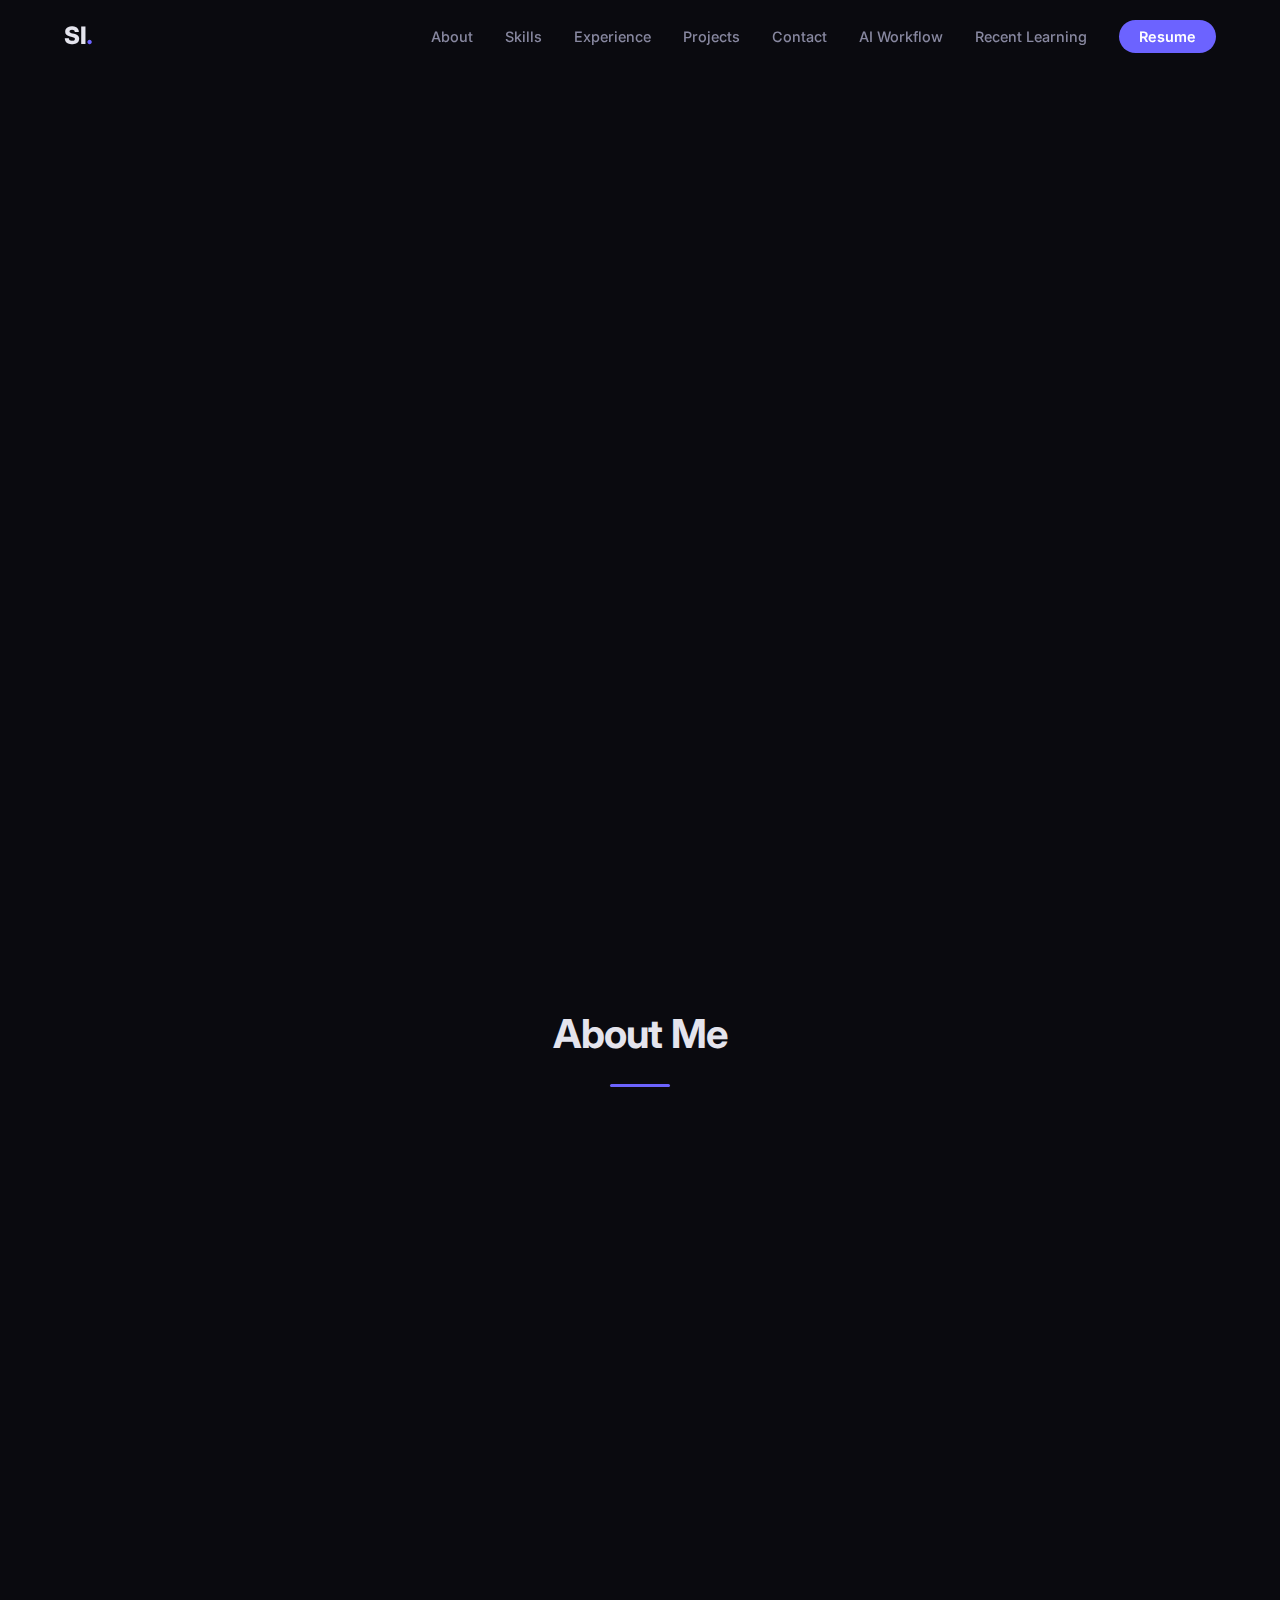
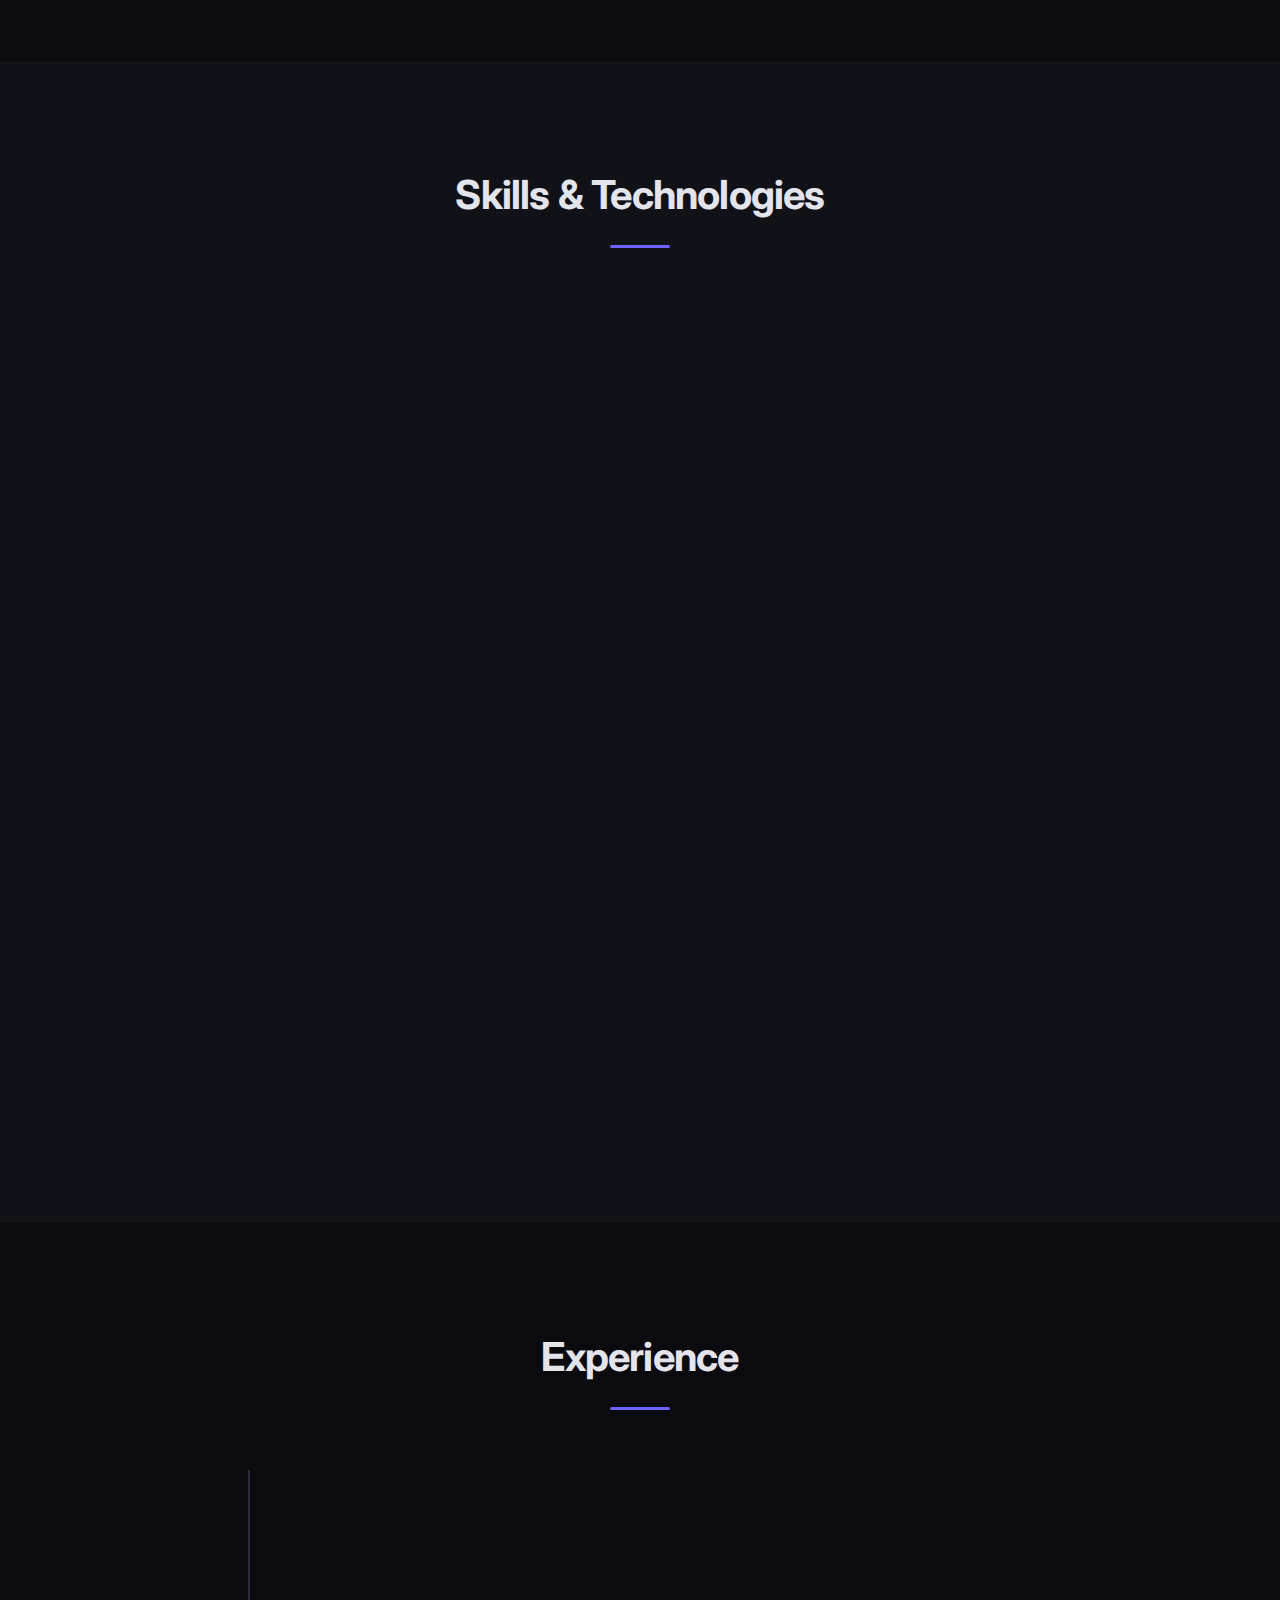
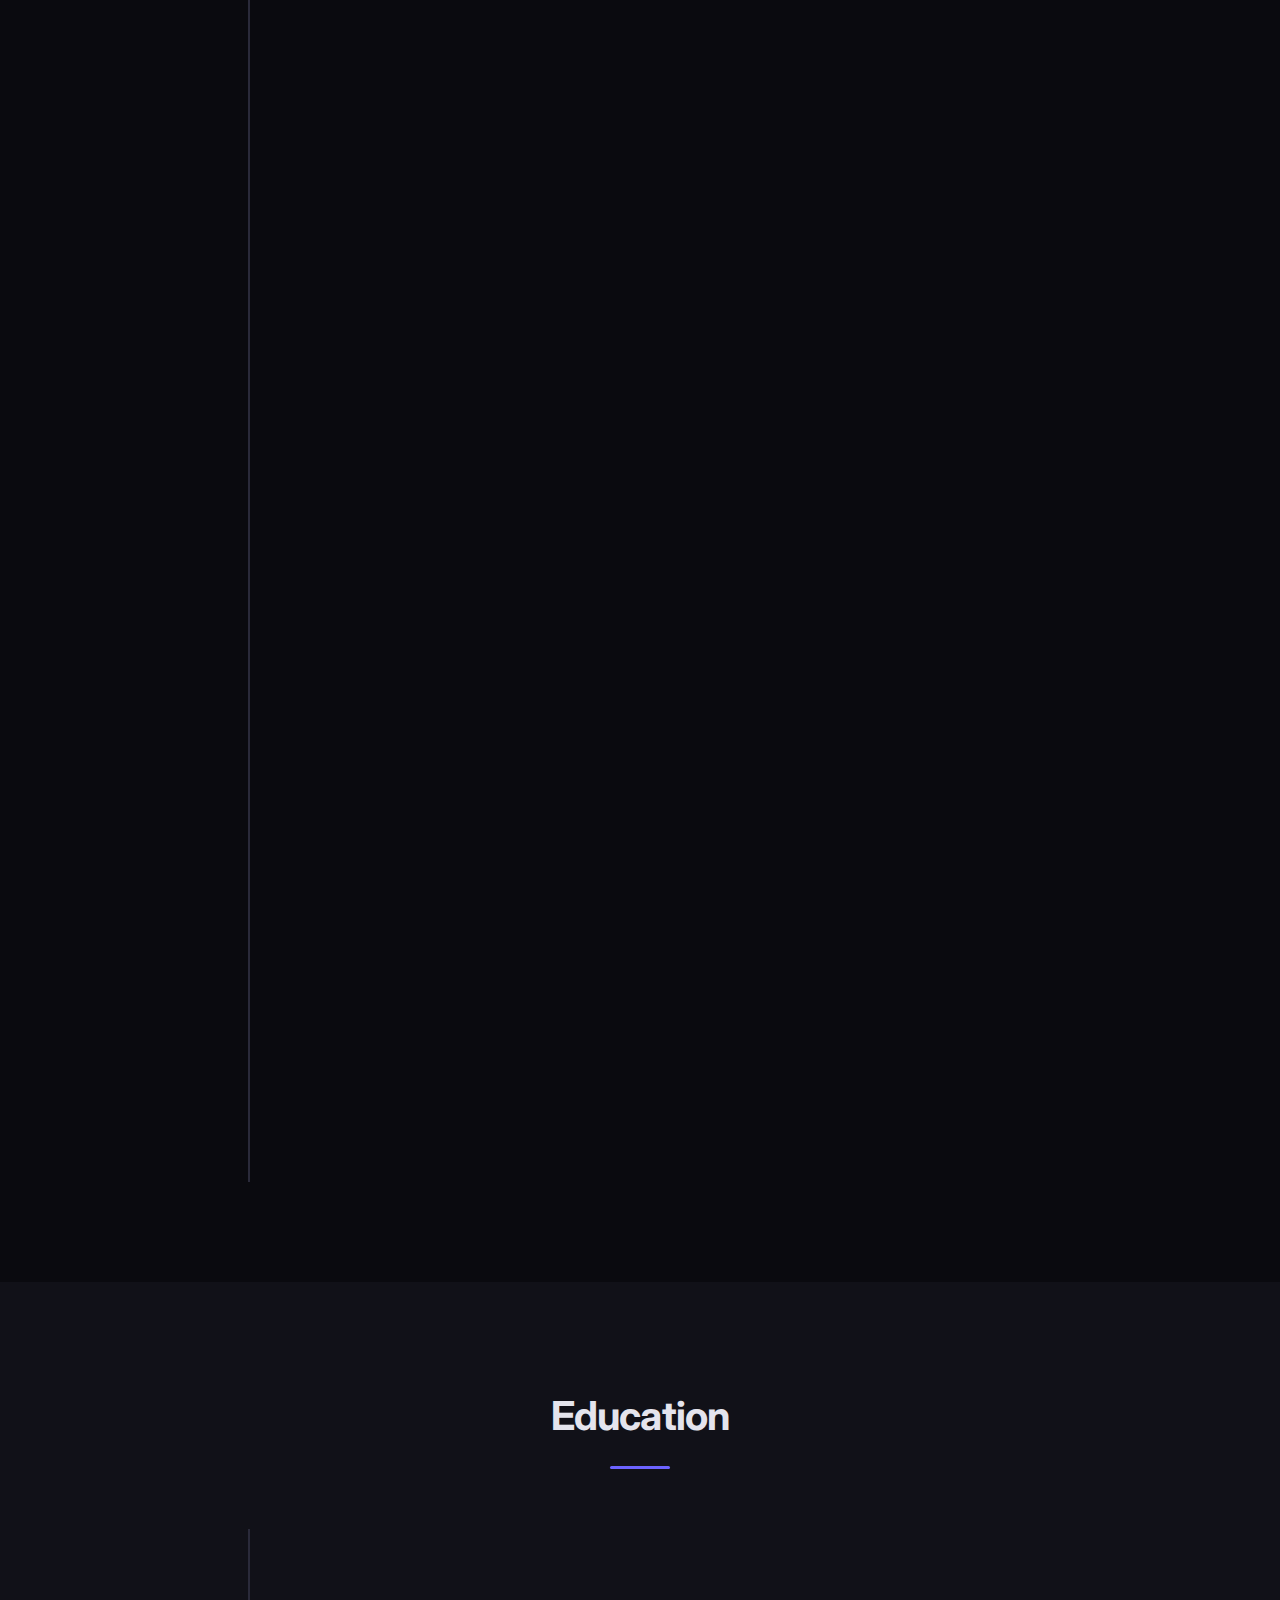
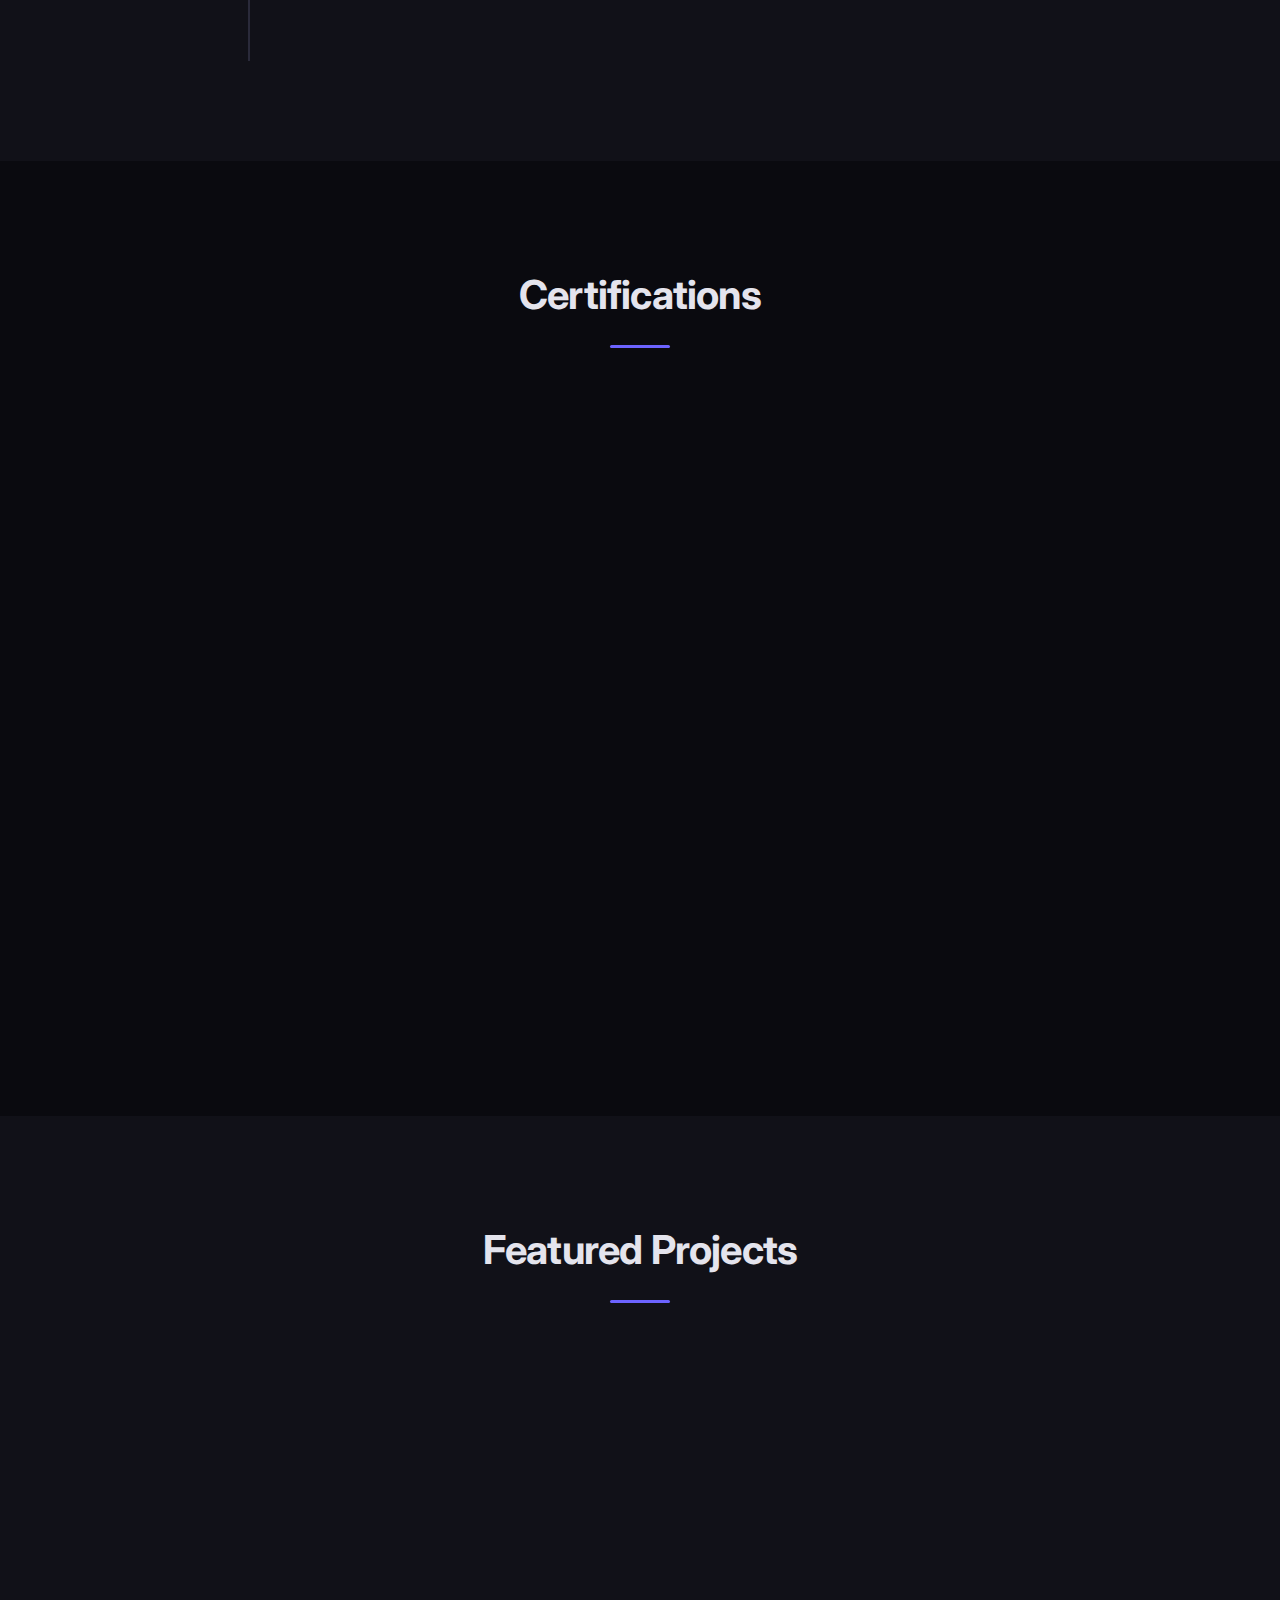
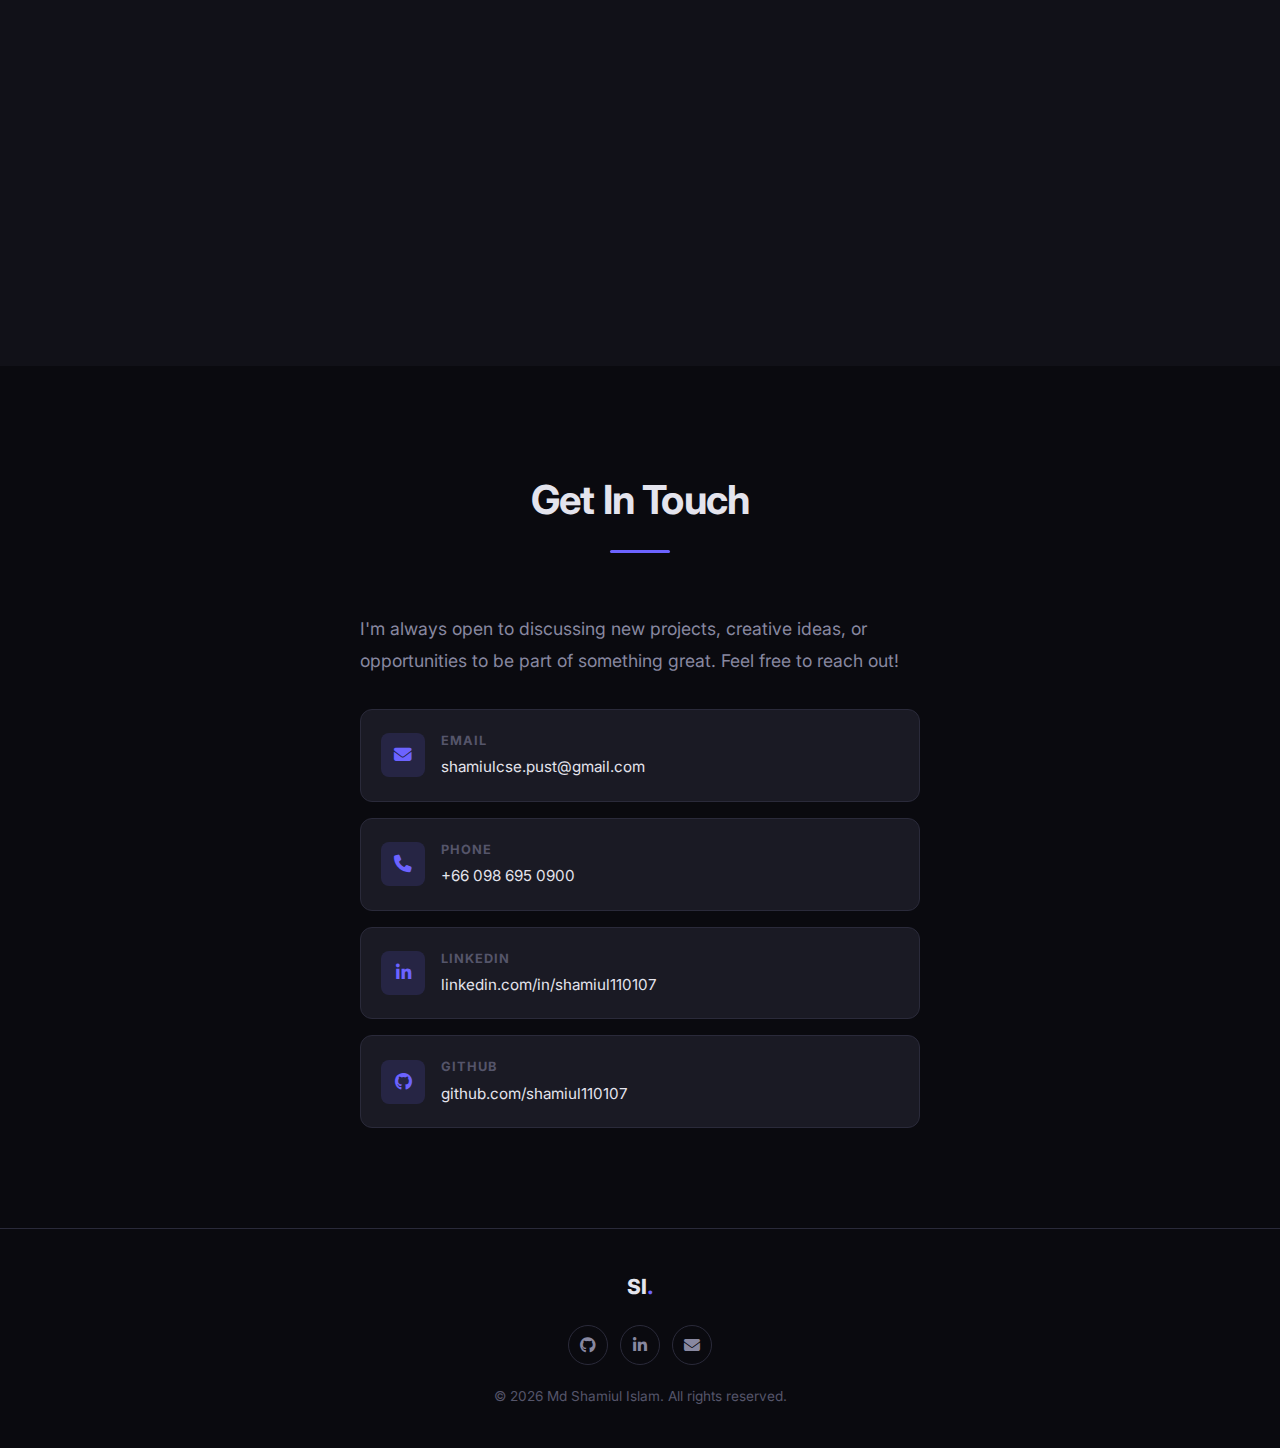
<file: index.html>
<!DOCTYPE html>
<html lang="en">
<head>
  <meta charset="UTF-8" />
  <meta name="viewport" content="width=device-width, initial-scale=1.0" />
  <title>Md Shamiul Islam — Senior Mobile Developer</title>
  <link rel="stylesheet" href="style.css" />
  <link rel="preconnect" href="https://fonts.googleapis.com" />
  <link rel="preconnect" href="https://fonts.gstatic.com" crossorigin />
  <link href="https://fonts.googleapis.com/css2?family=Inter:wght@300;400;500;600;700;800&display=swap" rel="stylesheet" />
  <link rel="stylesheet" href="https://cdnjs.cloudflare.com/ajax/libs/font-awesome/6.5.1/css/all.min.css" />
</head>
<body>
  <!-- Navigation -->
  <nav class="navbar" id="navbar">
    <div class="nav-container">
      <a href="#hero" class="nav-logo">SI<span class="accent">.</span></a>
      <button class="nav-toggle" id="navToggle" aria-label="Toggle menu">
        <span></span><span></span><span></span>
      </button>
      <ul class="nav-menu" id="navMenu">
        <li><a href="#about" class="nav-link">About</a></li>
        <li><a href="#skills" class="nav-link">Skills</a></li>
        <li><a href="#experience" class="nav-link">Experience</a></li>
        <li><a href="#projects" class="nav-link">Projects</a></li>
        <li><a href="#contact" class="nav-link">Contact</a></li>
        <li><a href="ai-workflow.html" class="nav-link">AI Workflow</a></li>
        <li><a href="recent-learning.html" class="nav-link">Recent Learning</a></li>
        <li><a href="#resume" class="nav-link nav-btn">Resume</a></li>
      </ul>
    </div>
  </nav>

  <!-- Hero Section -->
  <section class="hero" id="hero">
    <div class="hero-content">
      <p class="hero-greeting">Hello, I'm</p>
      <h1 class="hero-name">Md Shamiul Islam</h1>
      <h2 class="hero-title">
        <span class="typing-wrapper">
          <span class="typing-text" id="typingText"></span>
          <span class="typing-cursor">|</span>
        </span>
      </h2>
      <p class="hero-description">
        Experienced and dedicated iOS Developer with 9+ years of expertise in analysis, design,
        development, and testing of iPhone and iPad applications. Passionate about clean architecture,
        cross-platform development with KMP, and delivering high-quality mobile experiences.
      </p>
      <div class="hero-actions">
        <a href="#projects" class="btn btn-primary">View My Work</a>
        <a href="#contact" class="btn btn-outline">Get In Touch</a>
      </div>
      <div class="hero-socials">
        <a href="https://github.com/shamiul110107" target="_blank" rel="noopener" aria-label="GitHub"><i class="fa-brands fa-github"></i></a>
        <a href="https://linkedin.com/in/shamiul110107" target="_blank" rel="noopener" aria-label="LinkedIn"><i class="fa-brands fa-linkedin-in"></i></a>
        <a href="mailto:shamiulcse.pust@gmail.com" aria-label="Email"><i class="fa-solid fa-envelope"></i></a>
        <a href="tel:+66986950900" aria-label="Phone"><i class="fa-solid fa-phone"></i></a>
      </div>
    </div>
    <div class="hero-visual">
      <div class="hero-image-wrapper">
        <div class="hero-image-placeholder">
          <i class="fa-solid fa-user"></i>
          <span>Your Photo</span>
        </div>
      </div>
    </div>
    <div class="scroll-indicator">
      <span>Scroll</span>
      <div class="scroll-line"></div>
    </div>
  </section>

  <!-- About Section -->
  <section class="section" id="about">
    <div class="container">
      <h2 class="section-title">About Me</h2>
      <div class="about-grid">
        <div class="about-text">
          <p>
            I'm a dedicated Senior Mobile Developer with <strong>9+ years</strong> of experience in
            analysis, design, development, testing, and implementing various iPhone and iPad applications.
            Experienced in both Objective-C and Swift, with cross-platform development expertise in
            Kotlin Multiplatform (KMP).
          </p>
          <p>
            I've contributed to large-scale apps including ones with over 50 million downloads,
            and I'm passionate about clean code, robust architecture, and mentoring teams
            to deliver high-quality software on time.
          </p>
          <div class="about-stats">
            <div class="stat">
              <span class="stat-number" data-target="9">0</span><span class="stat-suffix">+</span>
              <span class="stat-label">Years Experience</span>
            </div>
            <div class="stat">
              <span class="stat-number" data-target="50">0</span><span class="stat-suffix">M+</span>
              <span class="stat-label">App Downloads</span>
            </div>
            <div class="stat">
              <span class="stat-number" data-target="80">0</span><span class="stat-suffix">%+</span>
              <span class="stat-label">Test Coverage</span>
            </div>
          </div>
        </div>
        <div class="about-details">
          <div class="detail-card">
            <i class="fa-solid fa-location-dot"></i>
            <div>
              <h4>Location</h4>
              <p>Bangkok, Thailand</p>
            </div>
          </div>
          <div class="detail-card">
            <i class="fa-solid fa-briefcase"></i>
            <div>
              <h4>Currently</h4>
              <p>Senior iOS Developer @ Seven Peaks</p>
            </div>
          </div>
          <div class="detail-card">
            <i class="fa-solid fa-graduation-cap"></i>
            <div>
              <h4>Education</h4>
              <p>B.Sc. Computer Science & Engineering</p>
            </div>
          </div>
          <div class="detail-card">
            <i class="fa-solid fa-language"></i>
            <div>
              <h4>Languages</h4>
              <p>English (Fluent), Bangla (Native)</p>
            </div>
          </div>
        </div>
      </div>
    </div>
  </section>

  <!-- Skills Section -->
  <section class="section section-alt" id="skills">
    <div class="container">
      <h2 class="section-title">Skills & Technologies</h2>
      <div class="skills-grid">

        <div class="skill-category">
          <h3><i class="fa-solid fa-mobile-screen-button"></i> iOS Development</h3>
          <div class="skill-tags">
            <span class="skill-tag">Swift</span>
            <span class="skill-tag">Objective-C</span>
            <span class="skill-tag">SwiftUI</span>
            <span class="skill-tag">UIKit</span>
            <span class="skill-tag">Auto Layout</span>
            <span class="skill-tag">Storyboard</span>
            <span class="skill-tag">RxSwift</span>
            <span class="skill-tag">Combine</span>
            <span class="skill-tag">Async/Await</span>
            <span class="skill-tag">GCD</span>
          </div>
        </div>

        <div class="skill-category">
          <h3><i class="fa-solid fa-shuffle"></i> Cross-Platform</h3>
          <div class="skill-tags">
            <span class="skill-tag">Kotlin Multiplatform (KMP)</span>
            <span class="skill-tag">Kotlin</span>
            <span class="skill-tag">Flutter (Basic)</span>
            <span class="skill-tag">Ktor</span>
            <span class="skill-tag">Koin</span>
            <span class="skill-tag">Coil</span>
          </div>
        </div>

        <div class="skill-category">
          <h3><i class="fa-solid fa-layer-group"></i> Architecture & Patterns</h3>
          <div class="skill-tags">
            <span class="skill-tag">Clean Architecture</span>
            <span class="skill-tag">MVVM</span>
            <span class="skill-tag">MVC</span>
            <span class="skill-tag">SOLID</span>
            <span class="skill-tag">KISS</span>
            <span class="skill-tag">DRY</span>
            <span class="skill-tag">Factory</span>
            <span class="skill-tag">Facade</span>
            <span class="skill-tag">Adapter</span>
            <span class="skill-tag">Singleton</span>
            <span class="skill-tag">Observer</span>
          </div>
        </div>

        <div class="skill-category">
          <h3><i class="fa-solid fa-database"></i> Data & Storage</h3>
          <div class="skill-tags">
            <span class="skill-tag">CoreData</span>
            <span class="skill-tag">SwiftData</span>
            <span class="skill-tag">Realm</span>
            <span class="skill-tag">Alamofire</span>
            <span class="skill-tag">In-App Purchases</span>
            <span class="skill-tag">SPM</span>
            <span class="skill-tag">CocoaPods</span>
          </div>
        </div>

        <div class="skill-category">
          <h3><i class="fa-solid fa-rocket"></i> CI/CD & Analytics</h3>
          <div class="skill-tags">
            <span class="skill-tag">Azure Pipelines</span>
            <span class="skill-tag">Fastlane</span>
            <span class="skill-tag">Jenkins</span>
            <span class="skill-tag">Firebase</span>
            <span class="skill-tag">Crashlytics</span>
            <span class="skill-tag">Mixpanel</span>
            <span class="skill-tag">Branch.io</span>
            <span class="skill-tag">Braze</span>
            <span class="skill-tag">SonarCloud</span>
          </div>
        </div>

        <div class="skill-category">
          <h3><i class="fa-solid fa-toolbox"></i> Tools & Distribution</h3>
          <div class="skill-tags">
            <span class="skill-tag">Git</span>
            <span class="skill-tag">Bitbucket</span>
            <span class="skill-tag">JIRA</span>
            <span class="skill-tag">Xcode</span>
            <span class="skill-tag">TestFlight</span>
            <span class="skill-tag">App Store</span>
            <span class="skill-tag">SwiftLint</span>
            <span class="skill-tag">Unit Testing</span>
            <span class="skill-tag">UI Testing</span>
          </div>
        </div>

        <div class="skill-category skill-category-ai">
          <h3><i class="fa-solid fa-wand-magic-sparkles"></i> AI & Assistants</h3>
          <div class="skill-tags">
            <span class="skill-tag">Cursor AI Editor</span>
            <span class="skill-tag">Alex Sidebar</span>
            <span class="skill-tag">Xcode AI</span>
            <span class="skill-tag">Gemini</span>
            <span class="skill-tag">AI-Assisted Development</span>
            <span class="skill-tag">Prompt Engineering</span>
          </div>
        </div>
      </div>
    </div>
  </section>

  <!-- Experience Section -->
  <section class="section" id="experience">
    <div class="container">
      <h2 class="section-title">Experience</h2>
      <div class="timeline">

        <div class="timeline-item">
          <div class="timeline-dot"></div>
          <div class="timeline-content">
            <div class="timeline-header">
              <h3>Senior iOS Developer</h3>
              <span class="timeline-company">Seven Peaks</span>
            </div>
            <span class="timeline-date">Aug 2022 — Present &middot; Bangkok, Thailand</span>
            <ul class="timeline-details">
              <li>Led development of core and reusable components for large-scale e-commerce apps such as Central and Tops, improving feature delivery speed and maintainability</li>
              <li>Ensured high-quality code through rigorous unit testing (80%+ coverage) and adherence to best coding practices</li>
              <li>Streamlined CI/CD processes using Azure Pipelines, Fastlane, and SonarCloud, significantly improving release efficiency</li>
              <li>Collaborated in cross-functional teams, contributing to sprint planning, code reviews, and retrospectives</li>
              <li>Conducted knowledge-sharing sessions and mentored junior developers to strengthen team capability</li>
            </ul>
            <div class="timeline-tags">
              <span>Swift</span><span>SwiftUI</span><span>Clean Architecture</span><span>Azure CI/CD</span><span>SonarCloud</span>
            </div>
          </div>
        </div>

        <div class="timeline-item">
          <div class="timeline-dot"></div>
          <div class="timeline-content">
            <div class="timeline-header">
              <h3>Senior iOS Developer</h3>
              <span class="timeline-company">Brain Station 23 Ltd.</span>
            </div>
            <span class="timeline-date">Aug 2019 — Jul 2022 &middot; Dhaka, Bangladesh</span>
            <ul class="timeline-details">
              <li>Worked on popular mobile apps, including one with over 50 million downloads, focusing on performance, stability, and maintainability</li>
              <li>Designed and built new features and UI components for e-commerce apps to improve user experience</li>
              <li>Ensured clean and well-structured code by adhering to Clean Code, MVVM, and MVC patterns with team code reviews</li>
              <li>Collaborated closely with product managers and QA engineers to deliver updates on time with fewer bugs</li>
              <li>Used feedback and analytics to identify areas for improvement and enhance app quality</li>
            </ul>
            <div class="timeline-tags">
              <span>Swift</span><span>UIKit</span><span>MVVM</span><span>Clean Code</span><span>E-Commerce</span>
            </div>
          </div>
        </div>

        <div class="timeline-item">
          <div class="timeline-dot"></div>
          <div class="timeline-content">
            <div class="timeline-header">
              <h3>Software Engineer (iOS)</h3>
              <span class="timeline-company">Datasoft System Bangladesh Limited</span>
            </div>
            <span class="timeline-date">Jun 2016 — Aug 2019 &middot; Dhaka, Bangladesh</span>
            <ul class="timeline-details">
              <li>Successfully developed 4+ iOS apps in Swift and Objective-C</li>
              <li>Worked both as a team member and individually on diverse projects</li>
              <li>Worked on Augmented Reality technologies</li>
              <li>Delivered projects for international clients including Nissan, Infiniti, and Hitachi</li>
            </ul>
            <div class="timeline-tags">
              <span>Swift</span><span>Objective-C</span><span>AR</span><span>CocoaPods</span>
            </div>
          </div>
        </div>
      </div>
    </div>
  </section>

  <!-- Education Section -->
  <section class="section section-alt" id="education">
    <div class="container">
      <h2 class="section-title">Education</h2>
      <div class="timeline">
        <div class="timeline-item">
          <div class="timeline-dot"></div>
          <div class="timeline-content">
            <div class="timeline-header">
              <h3>B.Sc. Computer Science and Engineering</h3>
              <span class="timeline-company">Pabna University of Science and Technology</span>
            </div>
            <span class="timeline-date">2011 — 2014 &middot; Pabna, Bangladesh</span>
          </div>
        </div>
      </div>
    </div>
  </section>

  <!-- Certifications Section -->
  <section class="section" id="certifications">
    <div class="container">
      <h2 class="section-title">Certifications</h2>
      <div class="certifications-grid">

        <a href="https://learn.microsoft.com/en-us/users/shamiulislam-6636/credentials/cc8b5999b37b862" target="_blank" rel="noopener" class="cert-card cert-card-link">
          <div class="cert-icon cert-icon-microsoft"><i class="fa-brands fa-microsoft"></i></div>
          <div class="cert-info">
            <h3>Microsoft Certified: Azure Fundamentals</h3>
            <span class="cert-issuer">Microsoft Learn</span>
            <p class="cert-desc">Validate foundational cloud concepts and Azure services.</p>
          </div>
          <i class="fa-solid fa-arrow-up-right-from-square cert-card-arrow"></i>
        </a>

        <a href="https://learn.microsoft.com/en-gb/users/shamiulislam-6636/credentials/22256cb8c1475095" target="_blank" rel="noopener" class="cert-card cert-card-link">
          <div class="cert-icon cert-icon-microsoft"><i class="fa-brands fa-microsoft"></i></div>
          <div class="cert-info">
            <h3>Microsoft Certified: Azure AI Fundamentals</h3>
            <span class="cert-issuer">Microsoft Learn</span>
            <p class="cert-desc">Demonstrate knowledge of AI and machine learning workloads on Azure.</p>
          </div>
          <i class="fa-solid fa-arrow-up-right-from-square cert-card-arrow"></i>
        </a>

        <a href="https://achieve.snowflake.com/5010ed98-4ec3-49d6-976b-da34773f5efe" target="_blank" rel="noopener" class="cert-card cert-card-link">
          <div class="cert-icon cert-icon-snowflake"><i class="fa-solid fa-snowflake"></i></div>
          <div class="cert-info">
            <h3>Hands-On Essentials: Data Warehousing Workshop</h3>
            <span class="cert-issuer">Snowflake</span>
            <p class="cert-desc">Data warehousing fundamentals and Snowflake data cloud.</p>
          </div>
          <i class="fa-solid fa-arrow-up-right-from-square cert-card-arrow"></i>
        </a>

        <a href="https://achieve.snowflake.com/e2f43c33-6d28-4b36-ba32-c89b05fa5dae" target="_blank" rel="noopener" class="cert-card cert-card-link">
          <div class="cert-icon cert-icon-snowflake"><i class="fa-solid fa-snowflake"></i></div>
          <div class="cert-info">
            <h3>Hands-On Essentials: Collaboration, Marketplace & Cost Estimation</h3>
            <span class="cert-issuer">Snowflake</span>
            <p class="cert-desc">Collaboration, Snowflake Marketplace, and cost estimation workshops.</p>
          </div>
          <i class="fa-solid fa-arrow-up-right-from-square cert-card-arrow"></i>
        </a>

        <a href="https://www.udemy.com/certificate/UC-326e2eaf-2217-41e6-bddb-6639e33aae30/" target="_blank" rel="noopener" class="cert-card cert-card-link">
          <div class="cert-icon cert-icon-udemy"><i class="fa-solid fa-mobile-screen-button"></i></div>
          <div class="cert-info">
            <h3>Multi-Modular Ecommerce App for Android & iOS (KMP)</h3>
            <span class="cert-issuer">Udemy</span>
            <p class="cert-desc">Kotlin Multiplatform e-commerce app development for Android and iOS.</p>
          </div>
          <i class="fa-solid fa-arrow-up-right-from-square cert-card-arrow"></i>
        </a>

        <a href="https://www.udemy.com/certificate/UC-0229c666-5a77-4b78-b8ac-c67b5b8e119f/" target="_blank" rel="noopener" class="cert-card cert-card-link">
          <div class="cert-icon cert-icon-udemy"><i class="fa-solid fa-code"></i></div>
          <div class="cert-info">
            <h3>Complete Kotlin Development Masterclass</h3>
            <span class="cert-issuer">Udemy</span>
            <p class="cert-desc">Comprehensive Kotlin programming from fundamentals to advanced.</p>
          </div>
          <i class="fa-solid fa-arrow-up-right-from-square cert-card-arrow"></i>
        </a>

      </div>
    </div>
  </section>

  <!-- Projects Section -->
  <section class="section section-alt" id="projects">
    <div class="container">
      <h2 class="section-title">Featured Projects</h2>
      <div class="projects-grid">

        <article class="project-card">
          <div class="project-image">
            <img src="images/central.jpg" alt="Central App" />
            <div class="project-overlay">
              <a href="https://apps.apple.com/th/app/central-app-chinese-new-year/id419292319" target="_blank" class="project-link" aria-label="View on App Store"><i class="fa-brands fa-app-store-ios"></i></a>
            </div>
          </div>
          <div class="project-info">
            <h3>Central App</h3>
            <p>Thailand's leading department store shopping app with 8.3K+ ratings. Built core reusable components, seamless payment flows, and real-time order tracking for millions of users.</p>
            <div class="project-tags">
              <span>Swift</span><span>SwiftUI</span><span>Clean Architecture</span><span>Azure CI/CD</span>
            </div>
          </div>
        </article>

        <article class="project-card">
          <div class="project-image">
            <img src="images/major-cineplex.jpg" alt="Major Cineplex" />
            <div class="project-overlay">
              <a href="https://apps.apple.com/th/app/major-cineplex/id465350288" target="_blank" class="project-link" aria-label="View on App Store"><i class="fa-brands fa-app-store-ios"></i></a>
            </div>
          </div>
          <div class="project-info">
            <span class="project-badge">Recent</span>
            <h3>Major Cineplex</h3>
            <p>Thailand's #1 cinema booking app with movie search, seat selection, e-ticketing, M Pass subscription, and multiple payment integrations including TrueWallet.</p>
            <div class="project-tags">
              <span>Swift</span><span>SwiftUI</span><span>Clean Architecture</span><span>In-App Purchase</span>
            </div>
          </div>
        </article>

        <article class="project-card">
          <div class="project-image">
            <img src="images/mygp.jpg" alt="MyGP Bangladesh" />
            <div class="project-overlay">
              <a href="https://apps.apple.com/us/app/mygp-bangladesh/id1128691313" target="_blank" class="project-link" aria-label="View on App Store"><i class="fa-brands fa-app-store-ios"></i></a>
            </div>
          </div>
          <div class="project-info">
            <h3>MyGP Bangladesh</h3>
            <p>Grameenphone's flagship telecom app with 97K+ ratings and 4.6 stars. Recharge, entertainment streaming, account management, and AI-powered recommendations for 50M+ users.</p>
            <div class="project-tags">
              <span>Swift</span><span>UIKit</span><span>MVVM</span><span>Analytics</span>
            </div>
          </div>
        </article>

        <article class="project-card">
          <div class="project-image">
            <img src="images/nissan.jpg" alt="Nissan Driver's Guide" />
            <div class="project-overlay">
              <a href="https://apps.apple.com/gb/app/nissan-drivers-guide/id913672032" target="_blank" class="project-link" aria-label="View on App Store"><i class="fa-brands fa-app-store-ios"></i></a>
            </div>
          </div>
          <div class="project-info">
            <h3>Nissan Driver's Guide</h3>
            <p>Augmented Reality-based driver's guide app for Nissan vehicles with 411+ ratings. Point your camera at vehicle controls to get interactive information and warning light descriptions.</p>
            <div class="project-tags">
              <span>Swift</span><span>Objective-C</span><span>ARKit</span><span>Camera</span>
            </div>
          </div>
        </article>

        <article class="project-card">
          <div class="project-image">
            <img src="images/infiniti.jpg" alt="Infiniti Driver's Guide" />
            <div class="project-overlay">
              <a href="https://apps.apple.com/nl/app/infiniti-drivers-guide-ch/id1330552703?l=en-GB" target="_blank" class="project-link" aria-label="View on App Store"><i class="fa-brands fa-app-store-ios"></i></a>
            </div>
          </div>
          <div class="project-info">
            <h3>Infiniti Driver's Guide</h3>
            <p>AR-powered driver's guide for Infiniti luxury vehicles (Q30, Q50, Q60, Q70, QX series). Camera-based button recognition, warning lights, and quick reference guides.</p>
            <div class="project-tags">
              <span>Swift</span><span>Objective-C</span><span>ARKit</span><span>Augmented Reality</span>
            </div>
          </div>
        </article>

        <article class="project-card">
          <div class="project-image">
            <img src="images/aircloud.jpg" alt="airCloud Pro" />
            <div class="project-overlay">
              <a href="https://apps.apple.com/au/app/aircloud-pro/id1498567326" target="_blank" class="project-link" aria-label="View on App Store"><i class="fa-brands fa-app-store-ios"></i></a>
            </div>
          </div>
          <div class="project-info">
            <h3>airCloud Pro</h3>
            <p>IoT-powered air conditioning management app for Hitachi VRF systems. Live dashboard, remote control, scheduling, troubleshooting, and multi-user access for enterprise clients.</p>
            <div class="project-tags">
              <span>Swift</span><span>Objective-C</span><span>IoT</span><span>Enterprise</span>
            </div>
          </div>
        </article>
      </div>
    </div>
  </section>

  <!-- Resume Section -->
  <section class="section section-alt" id="resume">
    <div class="container">
      <h2 class="section-title">Resume</h2>
      <div class="resume-cta">
        <div class="resume-card">
          <i class="fa-solid fa-file-pdf"></i>
          <h3>Download My Resume</h3>
          <p>Get a detailed overview of my 9+ years of experience, education, skills, and achievements in PDF format.</p>
          <a href="./resume.pdf" class="btn btn-primary" target="_blank" rel="noopener">
            <i class="fa-solid fa-download"></i> Download PDF
          </a>
        </div>
      </div>
    </div>
  </section>

  <!-- Contact Section -->
  <section class="section" id="contact">
    <div class="container">
      <h2 class="section-title">Get In Touch</h2>
      <div class="contact-info contact-info-standalone">
        <p class="contact-intro">
          I'm always open to discussing new projects, creative ideas, or opportunities
          to be part of something great. Feel free to reach out!
        </p>
        <div class="contact-methods">
          <a href="mailto:shamiulcse.pust@gmail.com" class="contact-method">
            <i class="fa-solid fa-envelope"></i>
            <div>
              <h4>Email</h4>
              <span>shamiulcse.pust@gmail.com</span>
            </div>
          </a>
          <a href="tel:+66986950900" class="contact-method">
            <i class="fa-solid fa-phone"></i>
            <div>
              <h4>Phone</h4>
              <span>+66 098 695 0900</span>
            </div>
          </a>
          <a href="https://linkedin.com/in/shamiul110107" target="_blank" rel="noopener" class="contact-method">
            <i class="fa-brands fa-linkedin-in"></i>
            <div>
              <h4>LinkedIn</h4>
              <span>linkedin.com/in/shamiul110107</span>
            </div>
          </a>
          <a href="https://github.com/shamiul110107" target="_blank" rel="noopener" class="contact-method">
            <i class="fa-brands fa-github"></i>
            <div>
              <h4>GitHub</h4>
              <span>github.com/shamiul110107</span>
            </div>
          </a>
        </div>
      </div>
    </div>
  </section>

  <!-- Footer -->
  <footer class="footer">
    <div class="container">
      <div class="footer-content">
        <a href="#hero" class="footer-logo">SI<span class="accent">.</span></a>
        <div class="footer-socials">
          <a href="https://github.com/shamiul110107" target="_blank" rel="noopener" aria-label="GitHub"><i class="fa-brands fa-github"></i></a>
          <a href="https://linkedin.com/in/shamiul110107" target="_blank" rel="noopener" aria-label="LinkedIn"><i class="fa-brands fa-linkedin-in"></i></a>
          <a href="mailto:shamiulcse.pust@gmail.com" aria-label="Email"><i class="fa-solid fa-envelope"></i></a>
        </div>
        <p class="footer-copy">&copy; 2026 Md Shamiul Islam. All rights reserved.</p>
      </div>
    </div>
  </footer>

  <script src="script.js"></script>
</body>
</html>
</file>
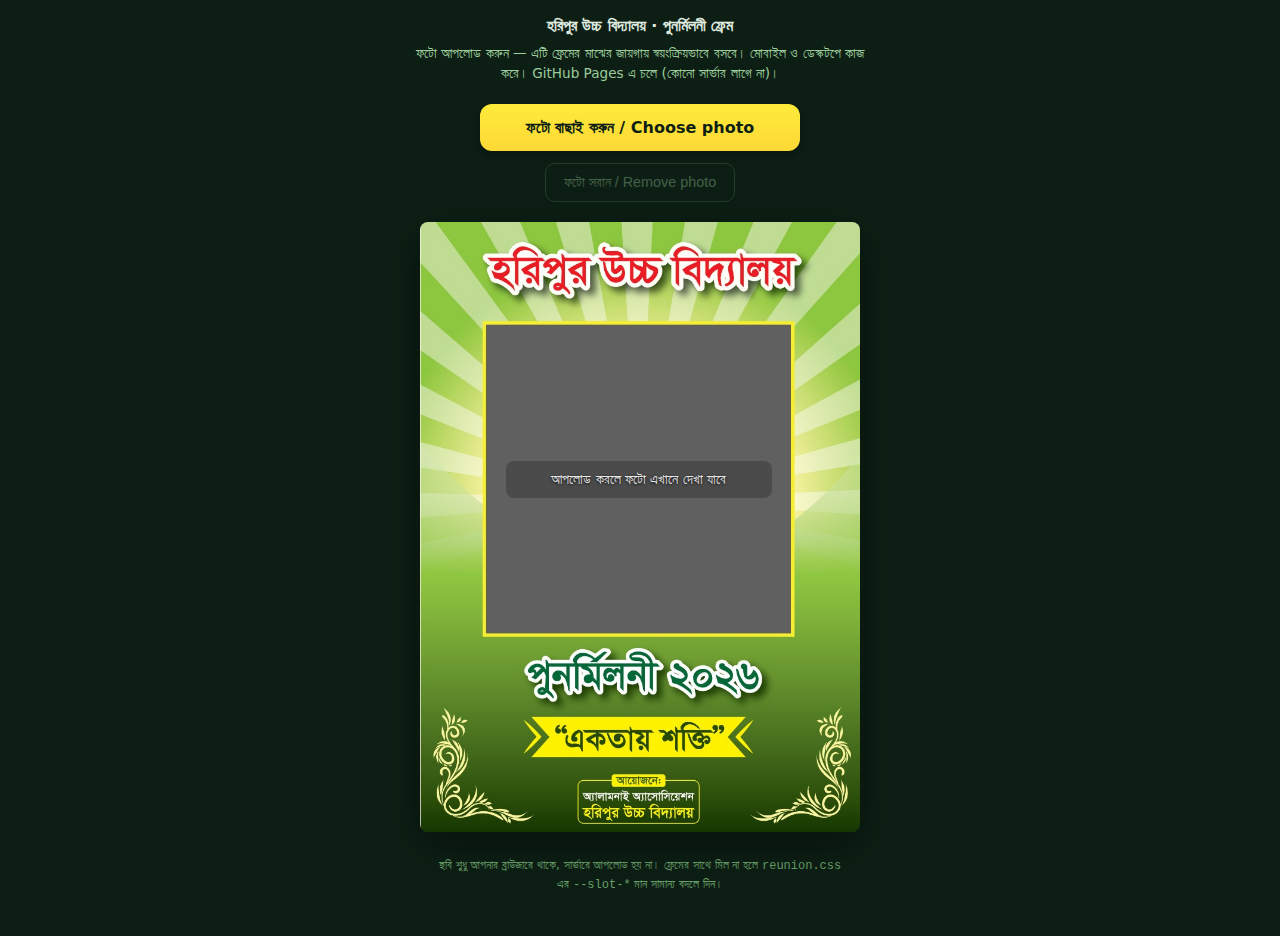
<file: reunion/index.html>
<!DOCTYPE html>
<html lang="bn">
<head>
  <meta charset="UTF-8" />
  <meta name="viewport" content="width=device-width, initial-scale=1.0, viewport-fit=cover" />
  <meta name="theme-color" content="#0d1f14" />
  <title>পুনর্মিলনী ফটো ফ্রেম — হরিপুর উচ্চ বিদ্যালয়</title>
  <link rel="stylesheet" href="reunion.css" />
</head>
<body>
  <h1 class="page-title">হরিপুর উচ্চ বিদ্যালয় · পুনর্মিলনী ফ্রেম</h1>
  <p class="page-hint">ফটো আপলোড করুন — এটি ফ্রেমের মাঝের জায়গায় স্বয়ংক্রিয়ভাবে বসবে। মোবাইল ও ডেস্কটপে কাজ করে। GitHub Pages এ চলে (কোনো সার্ভার লাগে না)।</p>

  <div class="controls">
    <input type="file" id="fileInput" class="visually-hidden" accept="image/*" />
    <label for="fileInput" class="upload-btn">ফটো বাছাই করুন / Choose photo</label>
    <button type="button" class="clear-btn" id="clearBtn" disabled>ফটো সরান / Remove photo</button>
  </div>

  <div class="poster" id="poster" aria-label="পুনর্মিলনী ফ্রেম">
    <img class="poster__frame" src="frame.png" alt="" width="738" height="1024" decoding="async" />
    <div class="poster__slot" id="photoSlot">
      <span class="poster__placeholder">আপলোড করলে ফটো এখানে দেখা যাবে</span>
    </div>
  </div>

  <p class="footer-note">
    ছবি শুধু আপনার ব্রাউজারে থাকে, সার্ভারে আপলোড হয় না। ফ্রেমের সাথে মিল না হলে
    <code>reunion.css</code> এর <code>--slot-*</code> মান সামান্য বদলে দিন।
  </p>

  <script>
    const fileInput = document.getElementById('fileInput');
    const photoSlot = document.getElementById('photoSlot');
    const clearBtn = document.getElementById('clearBtn');
    let objectUrl = null;
    let userPhoto = null;

    function revoke() {
      if (objectUrl) {
        URL.revokeObjectURL(objectUrl);
        objectUrl = null;
      }
    }

    function removePhotoEl() {
      if (userPhoto && userPhoto.parentNode) {
        userPhoto.parentNode.removeChild(userPhoto);
      }
      userPhoto = null;
    }

    fileInput.addEventListener('change', () => {
      const file = fileInput.files && fileInput.files[0];
      revoke();
      removePhotoEl();
      if (!file || !file.type.startsWith('image/')) {
        photoSlot.classList.remove('has-photo');
        clearBtn.disabled = true;
        return;
      }
      objectUrl = URL.createObjectURL(file);
      userPhoto = document.createElement('img');
      userPhoto.className = 'poster__user-img';
      userPhoto.alt = '';
      userPhoto.decoding = 'async';
      userPhoto.onload = () => {
        photoSlot.appendChild(userPhoto);
        photoSlot.classList.add('has-photo');
        clearBtn.disabled = false;
      };
      userPhoto.src = objectUrl;
    });

    clearBtn.addEventListener('click', () => {
      revoke();
      fileInput.value = '';
      removePhotoEl();
      photoSlot.classList.remove('has-photo');
      clearBtn.disabled = true;
    });
  </script>
</body>
</html>
</file>
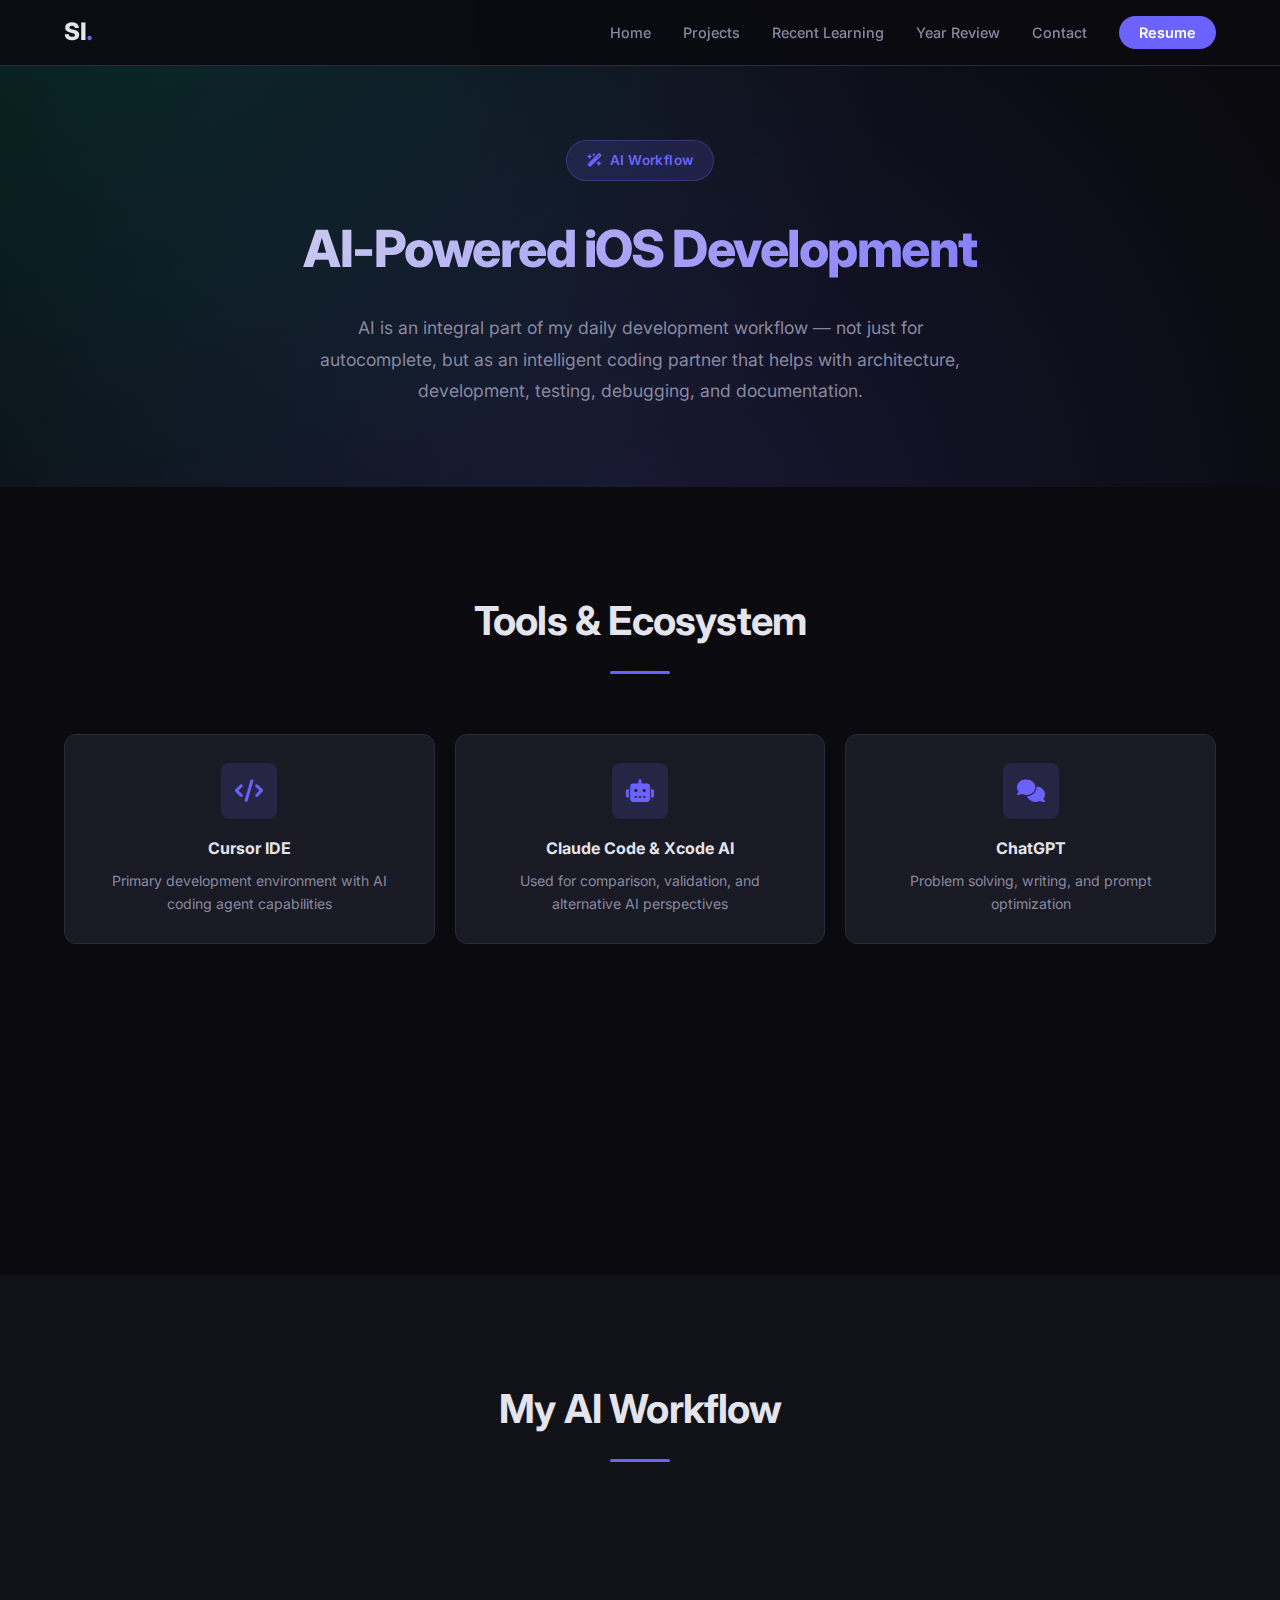
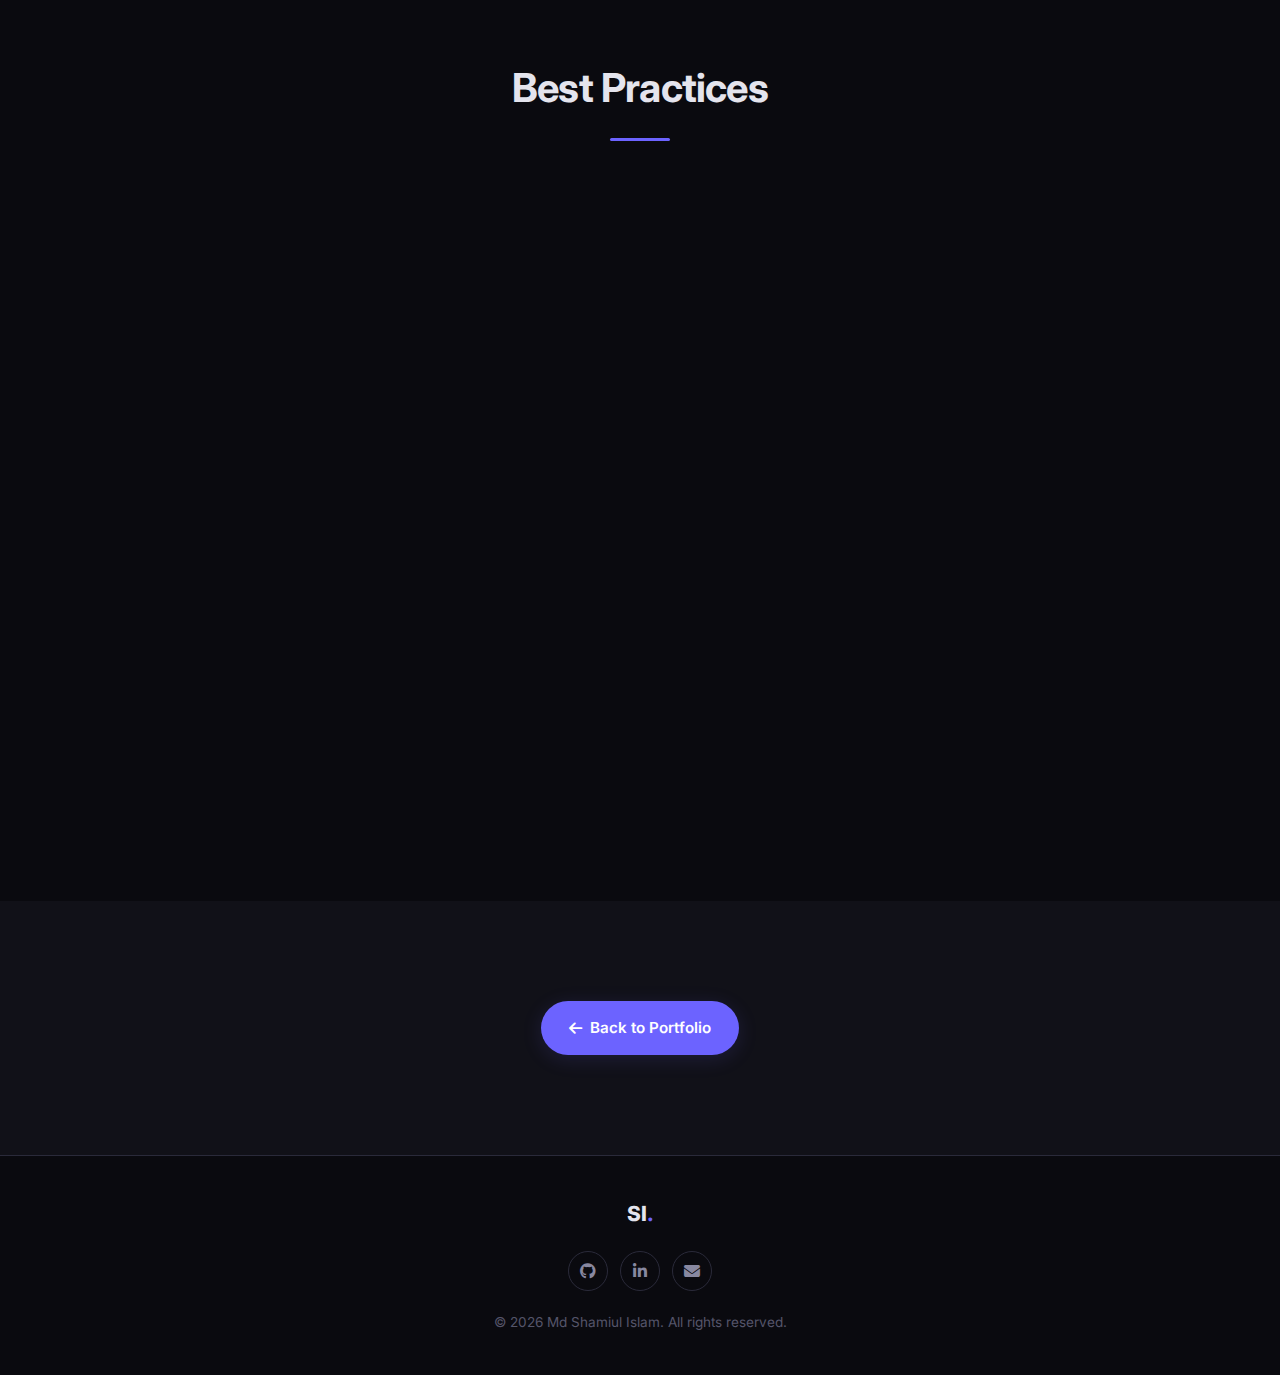
<file: ai-workflow.html>
<!DOCTYPE html>
<html lang="en">
<head>
  <meta charset="UTF-8" />
  <meta name="viewport" content="width=device-width, initial-scale=1.0" />
  <title>AI Workflow — Md Shamiul Islam</title>
  <link rel="stylesheet" href="style.css" />
  <link rel="stylesheet" href="ai-workflow.css" />
  <link rel="preconnect" href="https://fonts.googleapis.com" />
  <link rel="preconnect" href="https://fonts.gstatic.com" crossorigin />
  <link href="https://fonts.googleapis.com/css2?family=Inter:wght@300;400;500;600;700;800&display=swap" rel="stylesheet" />
  <link rel="stylesheet" href="https://cdnjs.cloudflare.com/ajax/libs/font-awesome/6.5.1/css/all.min.css" />
</head>
<body>
  <!-- Navigation -->
  <nav class="navbar scrolled" id="navbar">
    <div class="nav-container">
      <a href="index.html" class="nav-logo">SI<span class="accent">.</span></a>
      <button class="nav-toggle" id="navToggle" aria-label="Toggle menu">
        <span></span><span></span><span></span>
      </button>
      <ul class="nav-menu" id="navMenu">
        <li><a href="index.html" class="nav-link">Home</a></li>
        <li><a href="index.html#projects" class="nav-link">Projects</a></li>
        <li><a href="recent-learning.html" class="nav-link">Recent Learning</a></li>
        <li><a href="year-review.html" class="nav-link">Year Review</a></li>
        <li><a href="index.html#contact" class="nav-link">Contact</a></li>
        <li><a href="index.html#resume" class="nav-link nav-btn">Resume</a></li>
      </ul>
    </div>
  </nav>

  <!-- Hero -->
  <section class="ai-hero">
    <div class="container">
      <div class="ai-hero-badge"><i class="fa-solid fa-wand-magic-sparkles"></i> AI Workflow</div>
      <h1>AI-Powered iOS Development</h1>
      <p class="ai-hero-subtitle">
        AI is an integral part of my daily development workflow — not just for autocomplete,
        but as an intelligent coding partner that helps with architecture, development, testing,
        debugging, and documentation.
      </p>
    </div>
  </section>

  <!-- Tools Section -->
  <section class="section" id="tools">
    <div class="container">
      <h2 class="section-title">Tools & Ecosystem</h2>
      <div class="ai-tools-grid">
        <div class="ai-tool-card">
          <div class="ai-tool-icon"><i class="fa-solid fa-code"></i></div>
          <h3>Cursor IDE</h3>
          <p>Primary development environment with AI coding agent capabilities</p>
        </div>
        <div class="ai-tool-card">
          <div class="ai-tool-icon"><i class="fa-solid fa-robot"></i></div>
          <h3>Claude Code & Xcode AI</h3>
          <p>Used for comparison, validation, and alternative AI perspectives</p>
        </div>
        <div class="ai-tool-card">
          <div class="ai-tool-icon"><i class="fa-solid fa-comments"></i></div>
          <h3>ChatGPT</h3>
          <p>Problem solving, writing, and prompt optimization</p>
        </div>
        <div class="ai-tool-card">
          <div class="ai-tool-icon"><i class="fa-solid fa-palette"></i></div>
          <h3>Google AI Studio & Stitch</h3>
          <p>UI and icon generation for rapid prototyping</p>
        </div>
        <div class="ai-tool-card">
          <div class="ai-tool-icon"><i class="fa-brands fa-bitbucket"></i></div>
          <h3>Bitbucket MCP</h3>
          <p>PR creation and commit message generation</p>
        </div>
        <div class="ai-tool-card">
          <div class="ai-tool-icon"><i class="fa-brands fa-figma"></i></div>
          <h3>Figma MCP</h3>
          <p>UI design integration directly into the development flow</p>
        </div>
      </div>
    </div>
  </section>

  <!-- Workflow Steps -->
  <section class="section section-alt" id="workflow">
    <div class="container">
      <h2 class="section-title">My AI Workflow</h2>
      <div class="ai-workflow-steps">

        <div class="ai-step">
          <div class="ai-step-number">01</div>
          <div class="ai-step-content">
            <h3><i class="fa-solid fa-sitemap"></i> Architecture Enforcement via AI Rules</h3>
            <p>I maintain custom rule files that enforce Clean Architecture principles automatically, ensuring proper dependency direction, layer separation, and coding standards.</p>
            <ul class="ai-step-list">
              <li>Dependencies always point inward (Presentation → Domain ← Data)</li>
              <li>Layer-specific constraints for Domain, Data, and Presentation</li>
              <li>ViewModels follow ObservableObject pattern</li>
              <li>UI state managed via enums</li>
              <li>Strict unit testing conventions with XCTest</li>
            </ul>
          </div>
        </div>

        <div class="ai-step">
          <div class="ai-step-number">02</div>
          <div class="ai-step-content">
            <h3><i class="fa-solid fa-layer-group"></i> Feature Development with Clean Architecture</h3>
            <p>AI helps scaffold full features across all layers while maintaining separation of concerns.</p>
            <ul class="ai-step-list">
              <li><strong>Domain layer:</strong> Models, repository protocols, and use cases</li>
              <li><strong>Data layer:</strong> Repository implementations and DTO mapping</li>
              <li><strong>Presentation layer:</strong> ViewModels and SwiftUI views</li>
              <li><strong>Unit tests:</strong> Full coverage including edge cases and async flows</li>
            </ul>
          </div>
        </div>

        <div class="ai-step">
          <div class="ai-step-number">03</div>
          <div class="ai-step-content">
            <h3><i class="fa-solid fa-arrows-rotate"></i> Safe Refactoring Strategy</h3>
            <p>AI assists in refactoring legacy code incrementally, ensuring stability while improving structure.</p>
            <ul class="ai-step-list">
              <li>Preserve existing code during transition</li>
              <li>Introduce new architecture alongside old code</li>
              <li>Gradually migrate logic</li>
              <li>Validate each step before proceeding</li>
            </ul>
          </div>
        </div>

        <div class="ai-step">
          <div class="ai-step-number">04</div>
          <div class="ai-step-content">
            <h3><i class="fa-solid fa-vial"></i> Unit Test Generation</h3>
            <p>Automated test scaffolding with comprehensive coverage strategies.</p>
            <ul class="ai-step-list">
              <li>Automatic mock and stub creation</li>
              <li>Structured test cases (one behavior per test)</li>
              <li>Proper async testing using XCTestExpectation</li>
              <li>Coverage of success, failure, and edge cases</li>
            </ul>
          </div>
        </div>

        <div class="ai-step">
          <div class="ai-step-number">05</div>
          <div class="ai-step-content">
            <h3><i class="fa-solid fa-magnifying-glass-chart"></i> Code Review & Debugging</h3>
            <p>AI acts as a second reviewer, catching architectural violations and helping debug issues efficiently.</p>
            <ul class="ai-step-list">
              <li>Diff-based review before commits</li>
              <li>Error tracing and root cause analysis</li>
              <li>Automated PR descriptions using templates</li>
            </ul>
          </div>
        </div>
      </div>
    </div>
  </section>

  <!-- Best Practices -->
  <section class="section" id="best-practices">
    <div class="container">
      <h2 class="section-title">Best Practices</h2>
      <div class="ai-practices-grid">
        <div class="ai-practice">
          <div class="ai-practice-icon"><i class="fa-solid fa-scroll"></i></div>
          <h4>Persistent AI Rules</h4>
          <p>Use persistent AI rules instead of repeated prompts</p>
        </div>
        <div class="ai-practice">
          <div class="ai-practice-icon"><i class="fa-solid fa-layer-group"></i></div>
          <h4>Layer by Layer</h4>
          <p>Generate code layer by layer for clean separation</p>
        </div>
        <div class="ai-practice">
          <div class="ai-practice-icon"><i class="fa-solid fa-eye"></i></div>
          <h4>Always Review</h4>
          <p>Always review AI output before merging</p>
        </div>
        <div class="ai-practice">
          <div class="ai-practice-icon"><i class="fa-solid fa-code-branch"></i></div>
          <h4>Version Control Rules</h4>
          <p>Version control AI rules alongside your code</p>
        </div>
        <div class="ai-practice">
          <div class="ai-practice-icon"><i class="fa-solid fa-syringe"></i></div>
          <h4>Dependency Injection</h4>
          <p>Use dependency injection everywhere for testability</p>
        </div>
        <div class="ai-practice">
          <div class="ai-practice-icon"><i class="fa-solid fa-stairs"></i></div>
          <h4>Incremental Refactoring</h4>
          <p>Prefer incremental refactoring over big rewrites</p>
        </div>
      </div>

      <div class="ai-quote">
        <blockquote>
          The key to success is treating AI as a disciplined pair programmer. You define the standards, and AI accelerates execution while maintaining quality.
        </blockquote>
      </div>
    </div>
  </section>

  <!-- Back to Home -->
  <section class="section section-alt">
    <div class="container" style="text-align: center;">
      <a href="index.html" class="btn btn-primary"><i class="fa-solid fa-arrow-left"></i> Back to Portfolio</a>
    </div>
  </section>

  <!-- Footer -->
  <footer class="footer">
    <div class="container">
      <div class="footer-content">
        <a href="index.html" class="footer-logo">SI<span class="accent">.</span></a>
        <div class="footer-socials">
          <a href="https://github.com/shamiul110107" target="_blank" rel="noopener" aria-label="GitHub"><i class="fa-brands fa-github"></i></a>
          <a href="https://linkedin.com/in/shamiul110107" target="_blank" rel="noopener" aria-label="LinkedIn"><i class="fa-brands fa-linkedin-in"></i></a>
          <a href="mailto:shamiulcse.pust@gmail.com" aria-label="Email"><i class="fa-solid fa-envelope"></i></a>
        </div>
        <p class="footer-copy">&copy; 2026 Md Shamiul Islam. All rights reserved.</p>
      </div>
    </div>
  </footer>

  <script>
    const navToggle = document.getElementById('navToggle');
    const navMenu = document.getElementById('navMenu');
    navToggle.addEventListener('click', () => {
      navToggle.classList.toggle('active');
      navMenu.classList.toggle('open');
    });
    navMenu.querySelectorAll('.nav-link').forEach(link => {
      link.addEventListener('click', () => {
        navToggle.classList.remove('active');
        navMenu.classList.remove('open');
      });
    });

    const revealTargets = document.querySelectorAll(
      '.ai-tool-card, .ai-step, .ai-practice, .ai-quote'
    );
    revealTargets.forEach(el => el.classList.add('reveal'));
    const observer = new IntersectionObserver(
      entries => entries.forEach(e => { if (e.isIntersecting) e.target.classList.add('visible'); }),
      { threshold: 0.15, rootMargin: '0px 0px -40px 0px' }
    );
    revealTargets.forEach(el => observer.observe(el));
  </script>
</body>
</html>
</file>
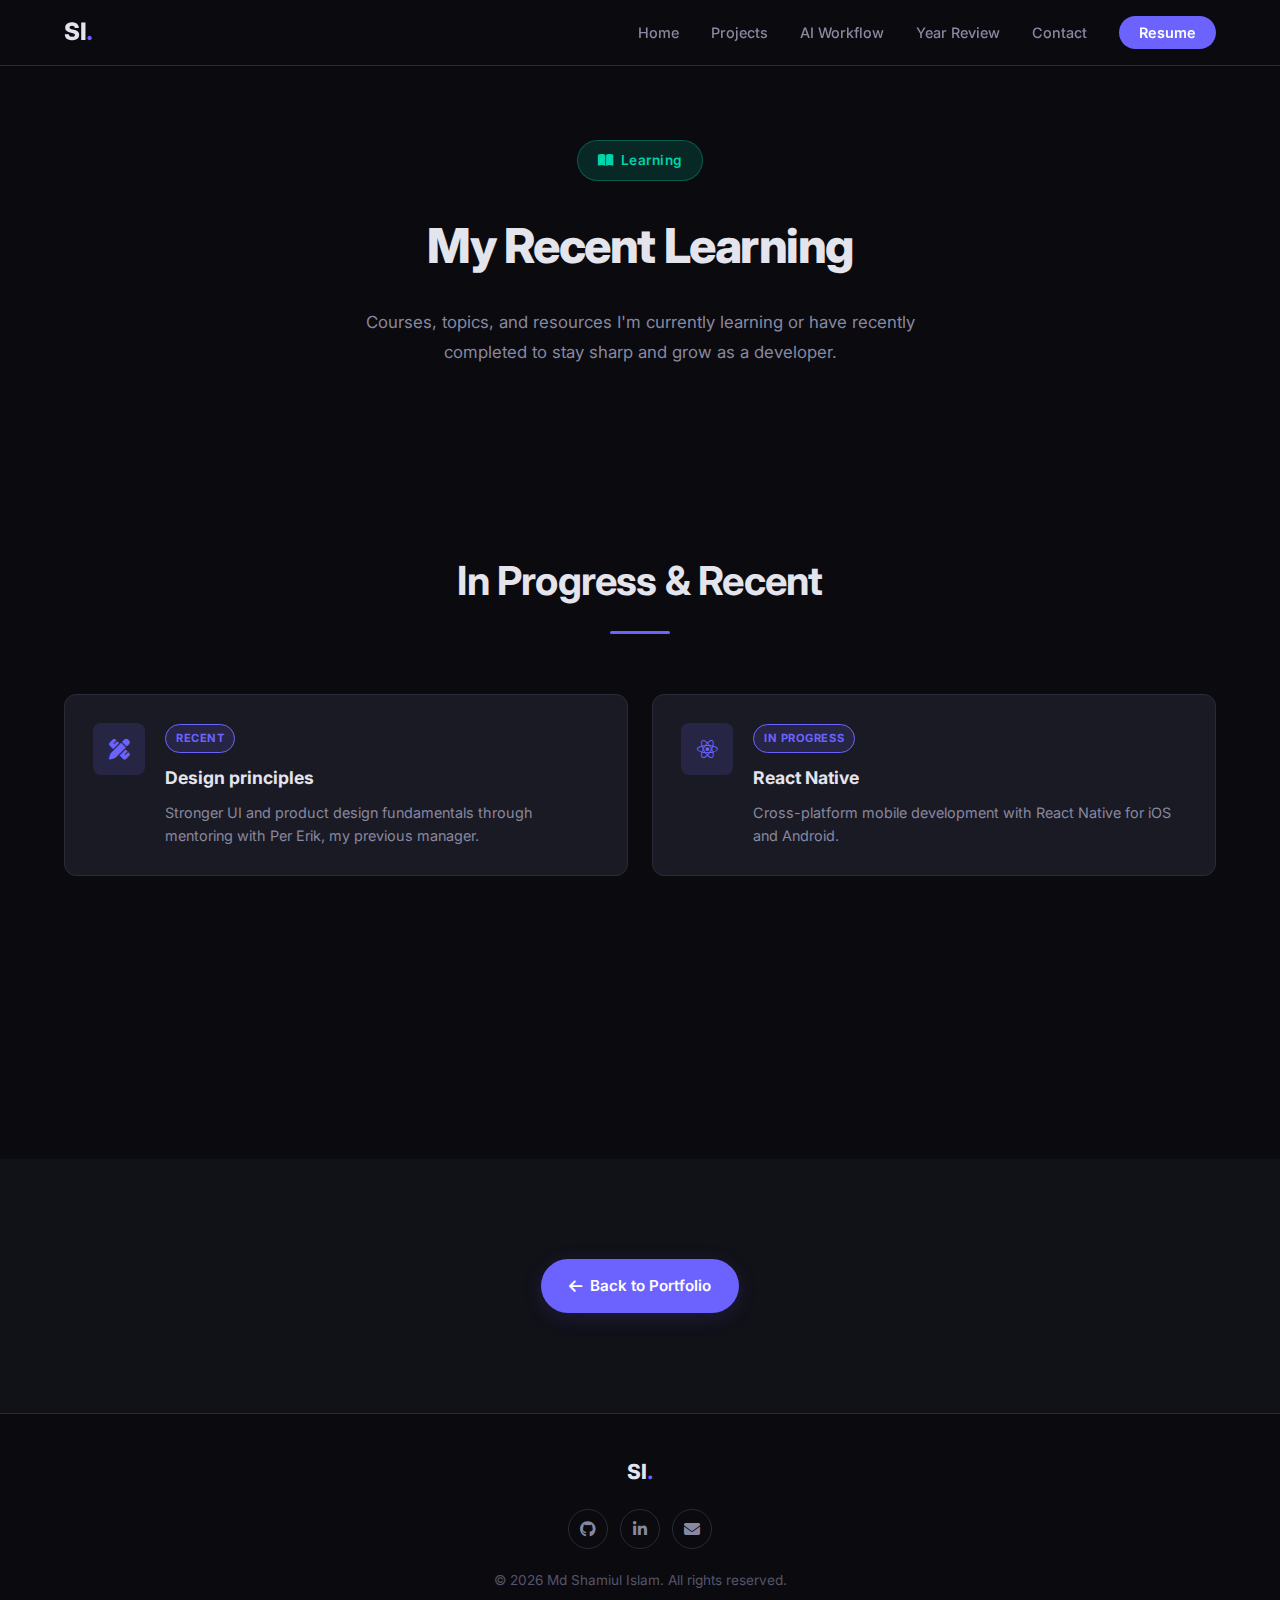
<file: recent-learning.html>
<!DOCTYPE html>
<html lang="en">
<head>
  <meta charset="UTF-8" />
  <meta name="viewport" content="width=device-width, initial-scale=1.0" />
  <title>My Recent Learning — Md Shamiul Islam</title>
  <link rel="stylesheet" href="style.css" />
  <link rel="stylesheet" href="recent-learning.css" />
  <link rel="preconnect" href="https://fonts.googleapis.com" />
  <link rel="preconnect" href="https://fonts.gstatic.com" crossorigin />
  <link href="https://fonts.googleapis.com/css2?family=Inter:wght@300;400;500;600;700;800&display=swap" rel="stylesheet" />
  <link rel="stylesheet" href="https://cdnjs.cloudflare.com/ajax/libs/font-awesome/6.5.1/css/all.min.css" />
</head>
<body>
  <nav class="navbar scrolled" id="navbar">
    <div class="nav-container">
      <a href="index.html" class="nav-logo">SI<span class="accent">.</span></a>
      <button class="nav-toggle" id="navToggle" aria-label="Toggle menu">
        <span></span><span></span><span></span>
      </button>
      <ul class="nav-menu" id="navMenu">
        <li><a href="index.html" class="nav-link">Home</a></li>
        <li><a href="index.html#projects" class="nav-link">Projects</a></li>
        <li><a href="ai-workflow.html" class="nav-link">AI Workflow</a></li>
        <li><a href="year-review.html" class="nav-link">Year Review</a></li>
        <li><a href="index.html#contact" class="nav-link">Contact</a></li>
        <li><a href="index.html#resume" class="nav-link nav-btn">Resume</a></li>
      </ul>
    </div>
  </nav>

  <section class="learning-hero">
    <div class="container">
      <div class="learning-hero-badge"><i class="fa-solid fa-book-open"></i> Learning</div>
      <h1>My Recent Learning</h1>
      <p class="learning-hero-subtitle">
        Courses, topics, and resources I'm currently learning or have recently completed to stay sharp and grow as a developer.
      </p>
    </div>
  </section>

  <section class="section" id="learning">
    <div class="container">
      <h2 class="section-title">In Progress & Recent</h2>
      <div class="learning-grid">

        <div class="learning-card">
          <div class="learning-card-icon"><i class="fa-solid fa-pen-ruler"></i></div>
          <div class="learning-card-content">
            <span class="learning-card-badge">Recent</span>
            <h3>Design principles</h3>
            <p>Stronger UI and product design fundamentals through mentoring with Per Erik, my previous manager.</p>
          </div>
        </div>

        <div class="learning-card">
          <div class="learning-card-icon"><i class="fa-brands fa-react"></i></div>
          <div class="learning-card-content">
            <span class="learning-card-badge">In Progress</span>
            <h3>React Native</h3>
            <p>Cross-platform mobile development with React Native for iOS and Android.</p>
          </div>
        </div>

        <div class="learning-card">
          <div class="learning-card-icon"><i class="fa-solid fa-snowflake"></i></div>
          <div class="learning-card-content">
            <span class="learning-card-badge">In Progress</span>
            <h3>Snowflake</h3>
            <p>Data cloud, data warehousing, and analytics with Snowflake.</p>
          </div>
        </div>

      </div>
    </div>
  </section>

  <section class="section section-alt">
    <div class="container" style="text-align: center;">
      <a href="index.html" class="btn btn-primary"><i class="fa-solid fa-arrow-left"></i> Back to Portfolio</a>
    </div>
  </section>

  <footer class="footer">
    <div class="container">
      <div class="footer-content">
        <a href="index.html" class="footer-logo">SI<span class="accent">.</span></a>
        <div class="footer-socials">
          <a href="https://github.com/shamiul110107" target="_blank" rel="noopener" aria-label="GitHub"><i class="fa-brands fa-github"></i></a>
          <a href="https://linkedin.com/in/shamiul110107" target="_blank" rel="noopener" aria-label="LinkedIn"><i class="fa-brands fa-linkedin-in"></i></a>
          <a href="mailto:shamiulcse.pust@gmail.com" aria-label="Email"><i class="fa-solid fa-envelope"></i></a>
        </div>
        <p class="footer-copy">&copy; 2026 Md Shamiul Islam. All rights reserved.</p>
      </div>
    </div>
  </footer>

  <script>
    const navToggle = document.getElementById('navToggle');
    const navMenu = document.getElementById('navMenu');
    navToggle.addEventListener('click', () => {
      navToggle.classList.toggle('active');
      navMenu.classList.toggle('open');
    });
    navMenu.querySelectorAll('.nav-link').forEach(link => {
      link.addEventListener('click', () => {
        navToggle.classList.remove('active');
        navMenu.classList.remove('open');
      });
    });
    const revealTargets = document.querySelectorAll('.learning-card');
    revealTargets.forEach(el => el.classList.add('reveal'));
    const observer = new IntersectionObserver(
      entries => entries.forEach(e => { if (e.isIntersecting) e.target.classList.add('visible'); }),
      { threshold: 0.15, rootMargin: '0px 0px -40px 0px' }
    );
    revealTargets.forEach(el => observer.observe(el));
  </script>
</body>
</html>
</file>
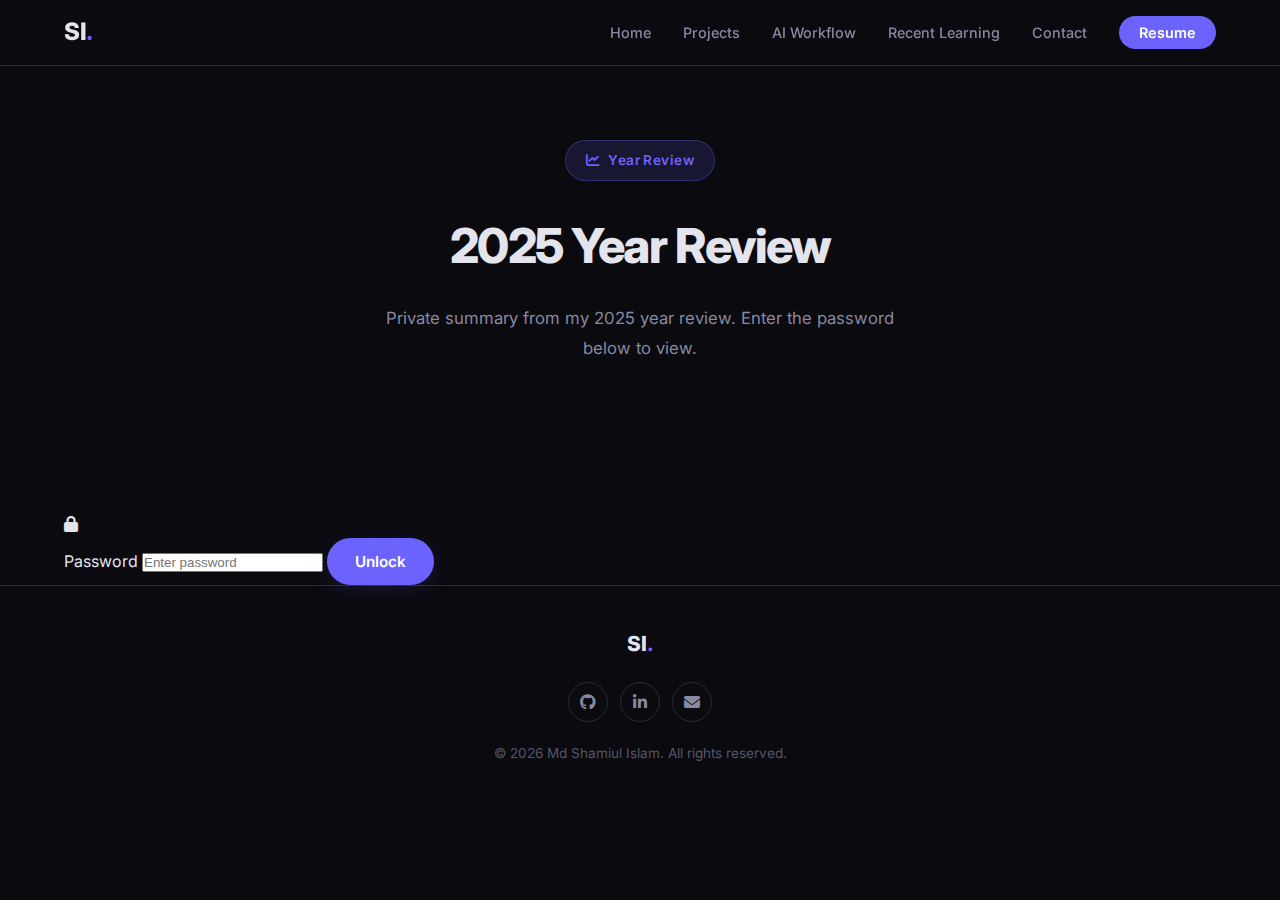
<file: year-review.html>
<!DOCTYPE html>
<html lang="en">
<head>
  <meta charset="UTF-8" />
  <meta name="viewport" content="width=device-width, initial-scale=1.0" />
  <title>Year Review — Md Shamiul Islam</title>
  <link rel="stylesheet" href="style.css" />
  <link rel="stylesheet" href="year-review.css" />
  <link rel="preconnect" href="https://fonts.googleapis.com" />
  <link rel="preconnect" href="https://fonts.gstatic.com" crossorigin />
  <link href="https://fonts.googleapis.com/css2?family=Inter:wght@300;400;500;600;700;800&display=swap" rel="stylesheet" />
  <link rel="stylesheet" href="https://cdnjs.cloudflare.com/ajax/libs/font-awesome/6.5.1/css/all.min.css" />
</head>
<body class="year-review-page">
  <nav class="navbar scrolled" id="navbar">
    <div class="nav-container">
      <a href="index.html" class="nav-logo">SI<span class="accent">.</span></a>
      <button class="nav-toggle" id="navToggle" aria-label="Toggle menu">
        <span></span><span></span><span></span>
      </button>
      <ul class="nav-menu" id="navMenu">
        <li><a href="index.html" class="nav-link">Home</a></li>
        <li><a href="index.html#projects" class="nav-link">Projects</a></li>
        <li><a href="ai-workflow.html" class="nav-link">AI Workflow</a></li>
        <li><a href="recent-learning.html" class="nav-link">Recent Learning</a></li>
        <li><a href="index.html#contact" class="nav-link">Contact</a></li>
        <li><a href="index.html#resume" class="nav-link nav-btn">Resume</a></li>
      </ul>
    </div>
  </nav>

  <section class="review-hero">
    <div class="container">
      <div class="review-hero-badge"><i class="fa-solid fa-chart-line"></i> Year Review</div>
      <h1>2025 Year Review</h1>
      <p class="review-hero-subtitle">
        Private summary from my 2025 year review. Enter the password below to view.
      </p>
    </div>
  </section>

  <section class="section review-page-section" id="year-review">
    <div class="container">
      <div class="review-gate" id="reviewGate">
        <div class="review-gate-card">
          <i class="fa-solid fa-lock review-gate-icon" aria-hidden="true"></i>
          <form id="reviewUnlockForm" class="review-gate-form" autocomplete="off">
            <label class="review-gate-label" for="reviewPassword">Password</label>
            <input
              type="password"
              id="reviewPassword"
              name="reviewPassword"
              class="review-gate-input"
              placeholder="Enter password"
              required
            />
            <button type="submit" class="btn btn-primary review-gate-btn">Unlock</button>
            <p class="review-gate-error" id="reviewGateError" role="alert" hidden>Incorrect password.</p>
          </form>
        </div>
      </div>
    </div>

    <div class="review-content" id="reviewContent" hidden>
      <div class="container review-content__toolbar">
        <div class="review-actions">
          <button type="button" class="btn btn-outline btn-sm" id="reviewLockAgain">
            <i class="fa-solid fa-lock"></i> Lock again
          </button>
        </div>
      </div>

      <article class="review-row review-row--summary reveal">
        <div class="review-row__inner">
          <p class="review-row__eyebrow">Overview</p>
          <h2 class="review-row__title"><i class="fa-solid fa-star" aria-hidden="true"></i> Key Achievements Summary</h2>
          <div class="review-stats" role="presentation">
            <div class="review-stat">
              <span class="review-stat__value">99.99%</span>
              <span class="review-stat__label">Crash-free rate</span>
            </div>
            <div class="review-stat">
              <span class="review-stat__value">21.3% → 56.4%</span>
              <span class="review-stat__label">Unit test coverage</span>
            </div>
            <div class="review-stat">
              <span class="review-stat__value">KMP</span>
              <span class="review-stat__label">BPS &amp; shared architecture</span>
            </div>
            <div class="review-stat">
              <span class="review-stat__value">AI</span>
              <span class="review-stat__label">Daily dev workflow</span>
            </div>
          </div>
          <ul class="review-list">
            <li>Delivered multiple features on time with <span class="review-hl">full ownership</span></li>
            <li>Improved app stability to <span class="review-hl">99.99% crash-free</span> rate</li>
            <li>Increased unit test coverage from <span class="review-hl">21.3%</span> to <span class="review-hl">56.4%</span></li>
            <li>Applied <span class="review-hl">Clean Architecture</span> across multiple modules</li>
            <li>Designed and improved UI using <span class="review-hl">SwiftUI</span></li>
            <li>Worked on <span class="review-hl">Kotlin Multiplatform (KMP)</span> including <span class="review-hl">BPS</span> project</li>
            <li>Adopted <span class="review-hl">AI-driven development</span> to improve productivity</li>
            <li>Received <span class="review-hl">manager appreciation</span> for knowledge sharing session</li>
          </ul>
        </div>
      </article>

      <article class="review-row reveal">
        <div class="review-row__inner">
          <p class="review-row__eyebrow">Delivery</p>
          <h2 class="review-row__title">Regular Delivery &amp; Ownership</h2>
          <p class="review-row__pull">End-to-end ownership — fewer surprises in production.</p>
          <ul class="review-list">
            <li>Delivered features on time with <span class="review-hl">end-to-end ownership</span></li>
            <li>Reduced rework by ensuring <span class="review-hl">clear understanding of requirements</span></li>
          </ul>
        </div>
      </article>

      <article class="review-row reveal">
        <div class="review-row__inner">
          <p class="review-row__eyebrow">Quality</p>
          <h2 class="review-row__title">App Stability</h2>
          <div class="review-stats review-stats--solo">
            <div class="review-stat review-stat--xl">
              <span class="review-stat__value">99.99%</span>
              <span class="review-stat__label">Crash-free users</span>
            </div>
          </div>
          <ul class="review-list">
            <li>Analyzed <span class="review-hl">crash reports</span> and fixed root causes</li>
            <li>Achieved <span class="review-hl">99.99% crash-free</span> rate, improving user experience</li>
          </ul>
        </div>
      </article>

      <article class="review-row reveal">
        <div class="review-row__inner">
          <p class="review-row__eyebrow">Architecture</p>
          <h2 class="review-row__title">Refactoring &amp; Clean Architecture</h2>
          <p class="review-row__pull"><span class="review-hl">Clean Architecture</span> on legacy and new work — less tech debt over time.</p>
          <ul class="review-list">
            <li>Refactored existing features using <span class="review-hl">Clean Architecture</span></li>
            <li>Applied Clean Architecture in new features to <span class="review-hl">reduce technical debt</span></li>
          </ul>
        </div>
      </article>

      <article class="review-row reveal">
        <div class="review-row__inner">
          <p class="review-row__eyebrow">Product</p>
          <h2 class="review-row__title">SwiftUI Development</h2>
          <p class="review-row__pull">Screens and <span class="review-hl">reusable components</span> with consistent UI.</p>
          <ul class="review-list">
            <li>Designed and redesigned multiple screens using <span class="review-hl">SwiftUI</span></li>
            <li>Built reusable components and improved <span class="review-hl">UI consistency</span></li>
          </ul>
        </div>
      </article>

      <article class="review-row reveal">
        <div class="review-row__inner">
          <p class="review-row__eyebrow">Testing</p>
          <h2 class="review-row__title">Unit Testing &amp; Code Quality</h2>
          <div class="review-stats review-stats--solo">
            <div class="review-stat review-stat--xl">
              <span class="review-stat__value">21.3% → 56.4%</span>
              <span class="review-stat__label">Code coverage growth</span>
            </div>
          </div>
          <ul class="review-list">
            <li>Increased code coverage from <span class="review-hl">21.3%</span> to <span class="review-hl">56.4%</span></li>
            <li>Added unit tests for <span class="review-hl">existing and new</span> features</li>
            <li>Improved reliability and <span class="review-hl">reduced regressions</span></li>
          </ul>
        </div>
      </article>

      <article class="review-row reveal">
        <div class="review-row__inner">
          <p class="review-row__eyebrow">Growth</p>
          <h2 class="review-row__title">Learning &amp; Certifications</h2>
          <div class="review-stats">
            <div class="review-stat">
              <span class="review-stat__value">5</span>
              <span class="review-stat__label">Snowflake learning paths</span>
            </div>
            <div class="review-stat">
              <span class="review-stat__value">2</span>
              <span class="review-stat__label">KMP practice projects</span>
            </div>
          </div>
          <ul class="review-list">
            <li>Udemy: <span class="review-hl">Multi-Modular Ecommerce App (KMP)</span></li>
            <li>Udemy: <span class="review-hl">Complete Kotlin Development Masterclass</span></li>
            <li>Completed <span class="review-hl">5 learning paths</span> in Snowflake</li>
            <li>Built <span class="review-hl">2 practice projects</span> using Kotlin Multiplatform</li>
          </ul>
        </div>
      </article>

      <article class="review-row reveal">
        <div class="review-row__inner">
          <p class="review-row__eyebrow">Cross-platform</p>
          <h2 class="review-row__title">Kotlin Multiplatform (KMP)</h2>
          <p class="review-row__pull"><span class="review-hl">BPS</span> production work + shared architecture patterns.</p>
          <ul class="review-list">
            <li>Worked on <span class="review-hl">BPS project</span> using KMP</li>
            <li>Gained hands-on experience in <span class="review-hl">cross-platform architecture</span></li>
          </ul>
        </div>
      </article>

      <article class="review-row reveal">
        <div class="review-row__inner">
          <p class="review-row__eyebrow">Workflow</p>
          <h2 class="review-row__title">AI-Driven Development</h2>
          <div class="review-stats review-stats--solo">
            <div class="review-stat review-stat--xl">
              <span class="review-stat__value">Daily</span>
              <span class="review-stat__label">AI tools in dev &amp; learning</span>
            </div>
          </div>
          <ul class="review-list">
            <li>Used AI tools <span class="review-hl">daily</span> for development and learning</li>
            <li>Improved <span class="review-hl">productivity</span> and problem-solving efficiency</li>
          </ul>
        </div>
      </article>

      <article class="review-row reveal">
        <div class="review-row__inner">
          <p class="review-row__eyebrow">Team</p>
          <h2 class="review-row__title">Recognition &amp; Appreciation</h2>
          <p class="review-row__pull">Knowledge sharing &amp; <span class="review-hl">Dependency Injection in KMP</span> session for the mobile team.</p>
          <ul class="review-list">
            <li><span class="review-hl">Public praise</span> from manager for knowledge sharing session</li>
            <li>Presented <span class="review-hl">Dependency Injection in KMP</span> to mobile team</li>
            <li>High engagement and <span class="review-hl">positive feedback</span> from team members</li>
          </ul>
        </div>
      </article>

      <article class="review-row review-row--goals reveal">
        <div class="review-row__inner">
          <p class="review-row__eyebrow">Forward</p>
          <h2 class="review-row__title"><i class="fa-solid fa-bullseye" aria-hidden="true"></i> Next Year Goals (2026)</h2>
          <ul class="review-list">
            <li>Learn and apply <span class="review-hl">system design</span> principles in real projects</li>
            <li>Take ownership of <span class="review-hl">feature / module level architecture</span></li>
            <li>Master <span class="review-hl">AI-driven development</span> practices</li>
            <li>Explore <span class="review-hl">AI feature integration</span> into products</li>
          </ul>
        </div>
      </article>
    </div>
  </section>

  <footer class="footer">
    <div class="container">
      <div class="footer-content">
        <a href="index.html" class="footer-logo">SI<span class="accent">.</span></a>
        <div class="footer-socials">
          <a href="https://github.com/shamiul110107" target="_blank" rel="noopener" aria-label="GitHub"><i class="fa-brands fa-github"></i></a>
          <a href="https://linkedin.com/in/shamiul110107" target="_blank" rel="noopener" aria-label="LinkedIn"><i class="fa-brands fa-linkedin-in"></i></a>
          <a href="mailto:shamiulcse.pust@gmail.com" aria-label="Email"><i class="fa-solid fa-envelope"></i></a>
        </div>
        <p class="footer-copy">&copy; 2026 Md Shamiul Islam. All rights reserved.</p>
      </div>
    </div>
  </footer>

  <script>
    const navToggle = document.getElementById('navToggle');
    const navMenu = document.getElementById('navMenu');
    navToggle.addEventListener('click', () => {
      navToggle.classList.toggle('active');
      navMenu.classList.toggle('open');
    });
    navMenu.querySelectorAll('.nav-link').forEach((link) => {
      link.addEventListener('click', () => {
        navToggle.classList.remove('active');
        navMenu.classList.remove('open');
      });
    });

    const YEAR_REVIEW_STORAGE_KEY = 'yearReviewUnlocked';
    const REVIEW_PASSWORD_SHA256 =
      'c60d771b500d1b4f8a1c8438b0e0f8d89ee8bac756a768efd4057b7011a367d5';

    const reviewGate = document.getElementById('reviewGate');
    const reviewContent = document.getElementById('reviewContent');
    const reviewForm = document.getElementById('reviewUnlockForm');
    const reviewPassword = document.getElementById('reviewPassword');
    const reviewGateError = document.getElementById('reviewGateError');
    const reviewLockAgain = document.getElementById('reviewLockAgain');

    async function sha256Hex(text) {
      const enc = new TextEncoder().encode(text);
      const buf = await crypto.subtle.digest('SHA-256', enc);
      return Array.from(new Uint8Array(buf))
        .map((b) => b.toString(16).padStart(2, '0'))
        .join('');
    }

    function showReviewUnlocked() {
      reviewGate.hidden = true;
      reviewContent.hidden = false;
      reviewGateError.hidden = true;
      reviewGateError.textContent = 'Incorrect password.';
      requestAnimationFrame(() => {
        reviewContent.querySelectorAll('.review-row.reveal').forEach((el) => {
          el.classList.add('visible');
        });
      });
    }

    function showReviewLocked() {
      sessionStorage.removeItem(YEAR_REVIEW_STORAGE_KEY);
      reviewGate.hidden = false;
      reviewContent.hidden = true;
      reviewPassword.value = '';
    }

    if (sessionStorage.getItem(YEAR_REVIEW_STORAGE_KEY) === '1') {
      showReviewUnlocked();
    }

    reviewForm.addEventListener('submit', async (e) => {
      e.preventDefault();
      const pwd = reviewPassword.value.trim();
      const hash = await sha256Hex(pwd);
      if (hash === REVIEW_PASSWORD_SHA256) {
        sessionStorage.setItem(YEAR_REVIEW_STORAGE_KEY, '1');
        showReviewUnlocked();
      } else {
        reviewGateError.hidden = false;
      }
    });

    reviewLockAgain.addEventListener('click', () => {
      showReviewLocked();
    });
  </script>
</body>
</html>
</file>
<file: style.css>
/* ============================================
   CSS Custom Properties
   ============================================ */
:root {
  --color-bg: #0a0a0f;
  --color-bg-alt: #111118;
  --color-surface: #1a1a24;
  --color-surface-hover: #22222e;
  --color-border: #2a2a3a;
  --color-text: #e4e4ed;
  --color-text-secondary: #8888a0;
  --color-text-muted: #55556a;
  --color-primary: #6c63ff;
  --color-primary-hover: #5a52e0;
  --color-primary-glow: rgba(108, 99, 255, 0.15);
  --color-accent: #00d4aa;
  --color-accent-glow: rgba(0, 212, 170, 0.15);
  --font-family: 'Inter', -apple-system, BlinkMacSystemFont, 'Segoe UI', sans-serif;
  --radius-sm: 8px;
  --radius-md: 12px;
  --radius-lg: 20px;
  --radius-full: 9999px;
  --transition: 0.3s cubic-bezier(0.4, 0, 0.2, 1);
  --shadow-card: 0 4px 24px rgba(0, 0, 0, 0.3);
  --shadow-glow: 0 0 40px var(--color-primary-glow);
  --max-width: 1200px;
}

/* ============================================
   Reset & Base
   ============================================ */
*,
*::before,
*::after {
  margin: 0;
  padding: 0;
  box-sizing: border-box;
}

html {
  scroll-behavior: smooth;
  scroll-padding-top: 80px;
}

body {
  font-family: var(--font-family);
  background: var(--color-bg);
  color: var(--color-text);
  line-height: 1.7;
  -webkit-font-smoothing: antialiased;
  -moz-osx-font-smoothing: grayscale;
  overflow-x: hidden;
}

a {
  color: inherit;
  text-decoration: none;
}

ul {
  list-style: none;
}

img {
  max-width: 100%;
  display: block;
}

.container {
  max-width: var(--max-width);
  margin: 0 auto;
  padding: 0 24px;
}

.accent {
  color: var(--color-primary);
}

/* ============================================
   Navigation
   ============================================ */
.navbar {
  position: fixed;
  top: 0;
  left: 0;
  right: 0;
  z-index: 1000;
  padding: 16px 0;
  transition: var(--transition);
  background: transparent;
}

.navbar.scrolled {
  background: rgba(10, 10, 15, 0.9);
  backdrop-filter: blur(20px);
  -webkit-backdrop-filter: blur(20px);
  border-bottom: 1px solid var(--color-border);
  padding: 12px 0;
}

.nav-container {
  max-width: var(--max-width);
  margin: 0 auto;
  padding: 0 24px;
  display: flex;
  align-items: center;
  justify-content: space-between;
}

.nav-logo {
  font-size: 1.5rem;
  font-weight: 800;
  letter-spacing: -0.02em;
}

.nav-menu {
  display: flex;
  align-items: center;
  gap: 32px;
}

.nav-link {
  font-size: 0.9rem;
  font-weight: 500;
  color: var(--color-text-secondary);
  transition: var(--transition);
  position: relative;
}

.nav-link::after {
  content: '';
  position: absolute;
  bottom: -4px;
  left: 0;
  width: 0;
  height: 2px;
  background: var(--color-primary);
  transition: var(--transition);
}

.nav-link:hover,
.nav-link.active {
  color: var(--color-text);
}

.nav-link:hover::after,
.nav-link.active::after {
  width: 100%;
}

.nav-btn {
  background: var(--color-primary);
  color: #fff !important;
  padding: 8px 20px;
  border-radius: var(--radius-full);
  font-weight: 600;
}

.nav-btn::after {
  display: none;
}

.nav-btn:hover {
  background: var(--color-primary-hover);
  transform: translateY(-1px);
}

.nav-toggle {
  display: none;
  flex-direction: column;
  gap: 5px;
  background: none;
  border: none;
  cursor: pointer;
  padding: 4px;
}

.nav-toggle span {
  width: 24px;
  height: 2px;
  background: var(--color-text);
  transition: var(--transition);
  border-radius: 2px;
}

/* ============================================
   Buttons
   ============================================ */
.btn {
  display: inline-flex;
  align-items: center;
  gap: 8px;
  padding: 14px 28px;
  border-radius: var(--radius-full);
  font-family: var(--font-family);
  font-size: 0.95rem;
  font-weight: 600;
  transition: var(--transition);
  cursor: pointer;
  border: none;
}

.btn-primary {
  background: var(--color-primary);
  color: #fff;
  box-shadow: 0 4px 20px var(--color-primary-glow);
}

.btn-primary:hover {
  background: var(--color-primary-hover);
  transform: translateY(-2px);
  box-shadow: 0 8px 30px var(--color-primary-glow);
}

.btn-outline {
  background: transparent;
  color: var(--color-text);
  border: 2px solid var(--color-border);
}

.btn-outline:hover {
  border-color: var(--color-primary);
  color: var(--color-primary);
  transform: translateY(-2px);
}

.btn-full {
  width: 100%;
  justify-content: center;
}

/* ============================================
   Hero Section
   ============================================ */
.hero {
  min-height: 100vh;
  display: flex;
  align-items: center;
  justify-content: center;
  padding: 120px 24px 80px;
  position: relative;
  gap: 60px;
  max-width: var(--max-width);
  margin: 0 auto;
}

.hero-content {
  flex: 1;
  max-width: 600px;
}

.hero-greeting {
  font-size: 1.1rem;
  color: var(--color-primary);
  font-weight: 500;
  margin-bottom: 8px;
  opacity: 0;
  animation: fadeInUp 0.6s 0.2s forwards;
}

.hero-name {
  font-size: clamp(2.5rem, 6vw, 4rem);
  font-weight: 800;
  letter-spacing: -0.03em;
  line-height: 1.1;
  margin-bottom: 12px;
  opacity: 0;
  animation: fadeInUp 0.6s 0.4s forwards;
}

.hero-title {
  font-size: clamp(1.2rem, 3vw, 1.6rem);
  font-weight: 400;
  color: var(--color-text-secondary);
  margin-bottom: 24px;
  min-height: 2em;
  opacity: 0;
  animation: fadeInUp 0.6s 0.6s forwards;
}

.typing-cursor {
  animation: blink 1s step-end infinite;
  color: var(--color-primary);
  font-weight: 300;
}

.hero-description {
  font-size: 1.05rem;
  color: var(--color-text-secondary);
  line-height: 1.8;
  margin-bottom: 32px;
  max-width: 520px;
  opacity: 0;
  animation: fadeInUp 0.6s 0.8s forwards;
}

.hero-actions {
  display: flex;
  gap: 16px;
  margin-bottom: 40px;
  opacity: 0;
  animation: fadeInUp 0.6s 1s forwards;
}

.hero-socials {
  display: flex;
  gap: 16px;
  opacity: 0;
  animation: fadeInUp 0.6s 1.2s forwards;
}

.hero-socials a {
  width: 44px;
  height: 44px;
  display: flex;
  align-items: center;
  justify-content: center;
  border-radius: var(--radius-full);
  border: 1px solid var(--color-border);
  color: var(--color-text-secondary);
  font-size: 1.1rem;
  transition: var(--transition);
}

.hero-socials a:hover {
  border-color: var(--color-primary);
  color: var(--color-primary);
  background: var(--color-primary-glow);
  transform: translateY(-3px);
}

.hero-visual {
  flex-shrink: 0;
  opacity: 0;
  animation: fadeInUp 0.6s 0.6s forwards;
}

.hero-image-wrapper {
  width: 320px;
  height: 380px;
  border-radius: var(--radius-lg);
  overflow: hidden;
  position: relative;
  border: 2px solid var(--color-border);
  background: var(--color-surface);
}

.hero-image-wrapper::before {
  content: '';
  position: absolute;
  inset: -2px;
  border-radius: var(--radius-lg);
  background: linear-gradient(135deg, var(--color-primary), var(--color-accent));
  z-index: -1;
  opacity: 0.5;
}

.hero-image-placeholder {
  width: 100%;
  height: 100%;
  display: flex;
  flex-direction: column;
  align-items: center;
  justify-content: center;
  gap: 12px;
  color: var(--color-text-muted);
}

.hero-image-placeholder i {
  font-size: 4rem;
}

.hero-image-placeholder span {
  font-size: 0.85rem;
  font-weight: 500;
}

.hero-image-wrapper img {
  width: 100%;
  height: 100%;
  object-fit: cover;
}

.scroll-indicator {
  position: absolute;
  bottom: 40px;
  left: 50%;
  transform: translateX(-50%);
  display: flex;
  flex-direction: column;
  align-items: center;
  gap: 8px;
  opacity: 0;
  animation: fadeInUp 0.6s 1.4s forwards;
}

.scroll-indicator span {
  font-size: 0.75rem;
  color: var(--color-text-muted);
  text-transform: uppercase;
  letter-spacing: 0.15em;
}

.scroll-line {
  width: 1px;
  height: 40px;
  background: var(--color-border);
  position: relative;
  overflow: hidden;
}

.scroll-line::after {
  content: '';
  position: absolute;
  top: -100%;
  width: 100%;
  height: 50%;
  background: var(--color-primary);
  animation: scrollDown 2s infinite;
}

/* ============================================
   Section Shared
   ============================================ */
.section {
  padding: 100px 0;
}

.section-alt {
  background: var(--color-bg-alt);
}

.section-title {
  font-size: clamp(1.8rem, 4vw, 2.5rem);
  font-weight: 700;
  text-align: center;
  margin-bottom: 60px;
  letter-spacing: -0.02em;
  position: relative;
}

.section-title::after {
  content: '';
  display: block;
  width: 60px;
  height: 3px;
  background: var(--color-primary);
  margin: 16px auto 0;
  border-radius: 2px;
}

/* ============================================
   About Section
   ============================================ */
.about-grid {
  display: grid;
  grid-template-columns: 1.2fr 1fr;
  gap: 60px;
  align-items: start;
}

.about-text p {
  color: var(--color-text-secondary);
  margin-bottom: 20px;
  font-size: 1.05rem;
}

.about-text strong {
  color: var(--color-text);
}

.about-stats {
  display: flex;
  gap: 40px;
  margin-top: 32px;
  padding-top: 32px;
  border-top: 1px solid var(--color-border);
}

.stat {
  text-align: center;
}

.stat-number {
  font-size: 2.2rem;
  font-weight: 800;
  color: var(--color-primary);
  display: inline;
}

.stat-suffix {
  font-size: 1.5rem;
  font-weight: 700;
  color: var(--color-primary);
}

.stat-label {
  display: block;
  font-size: 0.85rem;
  color: var(--color-text-muted);
  margin-top: 4px;
}

.about-details {
  display: flex;
  flex-direction: column;
  gap: 16px;
}

.detail-card {
  display: flex;
  align-items: center;
  gap: 16px;
  padding: 20px;
  background: var(--color-surface);
  border-radius: var(--radius-md);
  border: 1px solid var(--color-border);
  transition: var(--transition);
}

.detail-card:hover {
  border-color: var(--color-primary);
  background: var(--color-surface-hover);
  transform: translateX(4px);
}

.detail-card i {
  width: 44px;
  height: 44px;
  display: flex;
  align-items: center;
  justify-content: center;
  border-radius: var(--radius-sm);
  background: var(--color-primary-glow);
  color: var(--color-primary);
  font-size: 1.1rem;
  flex-shrink: 0;
}

.detail-card h4 {
  font-size: 0.8rem;
  color: var(--color-text-muted);
  text-transform: uppercase;
  letter-spacing: 0.08em;
  margin-bottom: 2px;
}

.detail-card p {
  font-size: 0.95rem;
  color: var(--color-text);
  font-weight: 500;
}

/* ============================================
   Skills Section
   ============================================ */
.skills-grid {
  display: grid;
  grid-template-columns: repeat(3, 1fr);
  gap: 24px;
}

.skill-category {
  background: var(--color-surface);
  border: 1px solid var(--color-border);
  border-radius: var(--radius-md);
  padding: 28px;
  transition: var(--transition);
}

.skill-category:hover {
  border-color: var(--color-primary);
  transform: translateY(-4px);
  box-shadow: var(--shadow-glow);
}

.skill-category h3 {
  font-size: 1rem;
  font-weight: 600;
  margin-bottom: 16px;
  display: flex;
  align-items: center;
  gap: 10px;
}

.skill-category h3 i {
  color: var(--color-primary);
  font-size: 1.1rem;
}

.skill-tags {
  display: flex;
  flex-wrap: wrap;
  gap: 8px;
}

.skill-tag {
  padding: 6px 14px;
  background: var(--color-bg);
  border: 1px solid var(--color-border);
  border-radius: var(--radius-full);
  font-size: 0.82rem;
  font-weight: 500;
  color: var(--color-text-secondary);
  transition: var(--transition);
}

.skill-tag:hover {
  border-color: var(--color-primary);
  color: var(--color-primary);
  background: var(--color-primary-glow);
}

.skill-category-ai {
  background: linear-gradient(135deg, var(--color-surface), rgba(108, 99, 255, 0.08));
  border-color: rgba(108, 99, 255, 0.3);
}

.skill-category-ai h3 i {
  color: var(--color-accent);
}

.skill-category-ai:hover {
  border-color: var(--color-accent);
  box-shadow: 0 0 40px var(--color-accent-glow);
}

/* ============================================
   Experience / Timeline
   ============================================ */
.timeline {
  max-width: 800px;
  margin: 0 auto;
  position: relative;
  padding-left: 40px;
}

.timeline::before {
  content: '';
  position: absolute;
  left: 8px;
  top: 0;
  bottom: 0;
  width: 2px;
  background: var(--color-border);
}

.timeline-item {
  position: relative;
  margin-bottom: 48px;
}

.timeline-item:last-child {
  margin-bottom: 0;
}

.timeline-dot {
  position: absolute;
  left: -36px;
  top: 6px;
  width: 14px;
  height: 14px;
  border-radius: 50%;
  background: var(--color-primary);
  border: 3px solid var(--color-bg);
  box-shadow: 0 0 0 2px var(--color-primary);
}

.timeline-content {
  background: var(--color-surface);
  border: 1px solid var(--color-border);
  border-radius: var(--radius-md);
  padding: 28px;
  transition: var(--transition);
}

.timeline-content:hover {
  border-color: var(--color-primary);
  transform: translateX(4px);
}

.timeline-header {
  display: flex;
  align-items: baseline;
  gap: 12px;
  margin-bottom: 4px;
  flex-wrap: wrap;
}

.timeline-header h3 {
  font-size: 1.15rem;
  font-weight: 700;
}

.timeline-company {
  font-size: 0.95rem;
  color: var(--color-primary);
  font-weight: 500;
}

.timeline-date {
  font-size: 0.85rem;
  color: var(--color-text-muted);
  font-weight: 500;
  display: block;
  margin-bottom: 16px;
}

.timeline-details {
  list-style: none;
  margin-bottom: 16px;
}

.timeline-details li {
  position: relative;
  padding-left: 20px;
  margin-bottom: 8px;
  font-size: 0.95rem;
  color: var(--color-text-secondary);
}

.timeline-details li::before {
  content: '▸';
  position: absolute;
  left: 0;
  color: var(--color-primary);
  font-weight: 700;
}

.timeline-tags {
  display: flex;
  flex-wrap: wrap;
  gap: 8px;
}

.timeline-tags span {
  padding: 4px 12px;
  background: var(--color-primary-glow);
  border-radius: var(--radius-full);
  font-size: 0.78rem;
  font-weight: 500;
  color: var(--color-primary);
}

/* ============================================
   Certifications Section
   ============================================ */
.certifications-grid {
  display: grid;
  grid-template-columns: repeat(2, 1fr);
  gap: 24px;
}

.cert-card {
  background: var(--color-surface);
  border: 1px solid var(--color-border);
  border-radius: var(--radius-md);
  padding: 28px;
  display: flex;
  gap: 20px;
  align-items: flex-start;
  transition: var(--transition);
}

.cert-card-link {
  text-decoration: none;
  color: inherit;
  position: relative;
}

.cert-card-link:hover {
  border-color: var(--color-primary);
  transform: translateY(-4px);
  box-shadow: var(--shadow-glow);
}

.cert-card-link .cert-card-arrow {
  position: absolute;
  top: 20px;
  right: 20px;
  font-size: 0.9rem;
  color: var(--color-text-muted);
  opacity: 0;
  transition: var(--transition);
}

.cert-card-link:hover .cert-card-arrow {
  opacity: 1;
  color: var(--color-primary);
}

.cert-card:hover {
  border-color: var(--color-primary);
  transform: translateY(-4px);
  box-shadow: var(--shadow-glow);
}

.cert-icon {
  width: 48px;
  height: 48px;
  display: flex;
  align-items: center;
  justify-content: center;
  border-radius: var(--radius-sm);
  background: var(--color-primary-glow);
  color: var(--color-primary);
  font-size: 1.3rem;
  flex-shrink: 0;
}

.cert-icon-microsoft {
  background: rgba(0, 164, 239, 0.15);
  color: #00a4ef;
}

.cert-icon-snowflake {
  background: rgba(41, 181, 232, 0.15);
  color: #29b5e8;
}

.cert-icon-udemy {
  background: rgba(168, 85, 247, 0.15);
  color: #a855f7;
}

.cert-info h3 {
  font-size: 1.05rem;
  font-weight: 700;
  margin-bottom: 4px;
}

.cert-issuer {
  font-size: 0.85rem;
  color: var(--color-primary);
  font-weight: 500;
  display: block;
  margin-bottom: 8px;
}

.cert-desc {
  font-size: 0.9rem;
  color: var(--color-text-secondary);
  line-height: 1.6;
}

@media (max-width: 1024px) {
  .certifications-grid {
    grid-template-columns: repeat(2, 1fr);
  }
}

@media (max-width: 768px) {
  .certifications-grid {
    grid-template-columns: 1fr;
  }
}

/* ============================================
   Projects Section
   ============================================ */
.projects-grid {
  display: grid;
  grid-template-columns: repeat(2, 1fr);
  gap: 28px;
}

.project-card {
  background: var(--color-surface);
  border: 1px solid var(--color-border);
  border-radius: var(--radius-md);
  overflow: hidden;
  transition: var(--transition);
}

.project-card:hover {
  border-color: var(--color-primary);
  transform: translateY(-6px);
  box-shadow: var(--shadow-glow);
}

.project-image {
  position: relative;
  height: 220px;
  background: var(--color-bg);
  overflow: hidden;
}

.project-image img {
  width: 100%;
  height: 100%;
  object-fit: contain;
  padding: 32px;
  background: var(--color-bg);
}


.project-image-placeholder {
  width: 100%;
  height: 100%;
  display: flex;
  align-items: center;
  justify-content: center;
  color: var(--color-text-muted);
  font-size: 3rem;
  background: linear-gradient(135deg, var(--color-surface), var(--color-bg));
}

.project-overlay {
  position: absolute;
  inset: 0;
  background: rgba(108, 99, 255, 0.85);
  display: flex;
  align-items: center;
  justify-content: center;
  gap: 16px;
  opacity: 0;
  transition: var(--transition);
}

.project-card:hover .project-overlay {
  opacity: 1;
}

.project-link {
  width: 48px;
  height: 48px;
  display: flex;
  align-items: center;
  justify-content: center;
  border-radius: 50%;
  background: rgba(255, 255, 255, 0.2);
  color: #fff;
  font-size: 1.1rem;
  transition: var(--transition);
  backdrop-filter: blur(4px);
}

.project-link:hover {
  background: #fff;
  color: var(--color-primary);
  transform: scale(1.1);
}

.project-info {
  padding: 24px;
}

.project-badge {
  display: inline-block;
  padding: 4px 10px;
  border-radius: var(--radius-full);
  background: var(--color-accent-glow);
  border: 1px solid var(--color-accent);
  color: var(--color-accent);
  font-size: 0.7rem;
  font-weight: 700;
  text-transform: uppercase;
  letter-spacing: 0.06em;
  margin-bottom: 8px;
}

.project-info h3 {
  font-size: 1.15rem;
  font-weight: 700;
  margin-bottom: 8px;
}

.project-info p {
  font-size: 0.9rem;
  color: var(--color-text-secondary);
  margin-bottom: 16px;
  line-height: 1.6;
}

.project-tags {
  display: flex;
  flex-wrap: wrap;
  gap: 8px;
}

.project-tags span {
  padding: 4px 12px;
  background: var(--color-bg);
  border: 1px solid var(--color-border);
  border-radius: var(--radius-full);
  font-size: 0.78rem;
  font-weight: 500;
  color: var(--color-text-secondary);
}

/* ============================================
   Resume Section
   ============================================ */
.resume-cta {
  display: flex;
  justify-content: center;
}

.resume-card {
  text-align: center;
  padding: 48px;
  background: var(--color-surface);
  border: 1px solid var(--color-border);
  border-radius: var(--radius-lg);
  max-width: 500px;
  transition: var(--transition);
}

.resume-card:hover {
  border-color: var(--color-primary);
  box-shadow: var(--shadow-glow);
}

.resume-card i {
  font-size: 3rem;
  color: var(--color-primary);
  margin-bottom: 20px;
}

.resume-card h3 {
  font-size: 1.3rem;
  font-weight: 700;
  margin-bottom: 12px;
}

.resume-card p {
  color: var(--color-text-secondary);
  margin-bottom: 28px;
  font-size: 0.95rem;
}

.resume-card .btn {
  display: inline-flex;
  align-items: center;
  justify-content: center;
  padding: 12px 32px;
  font-size: 0.95rem;
}

/* ============================================
   Contact Section
   ============================================ */
.contact-grid {
  display: grid;
  grid-template-columns: 1fr 1fr;
  gap: 60px;
  align-items: start;
}

.contact-info-standalone {
  max-width: 560px;
  margin: 0 auto;
}

.contact-intro {
  font-size: 1.1rem;
  color: var(--color-text-secondary);
  margin-bottom: 32px;
  line-height: 1.8;
}

.contact-methods {
  display: flex;
  flex-direction: column;
  gap: 16px;
}

.contact-method {
  display: flex;
  align-items: center;
  gap: 16px;
  padding: 20px;
  background: var(--color-surface);
  border: 1px solid var(--color-border);
  border-radius: var(--radius-md);
  transition: var(--transition);
}

.contact-method:hover {
  border-color: var(--color-primary);
  transform: translateX(4px);
}

.contact-method i {
  width: 44px;
  height: 44px;
  display: flex;
  align-items: center;
  justify-content: center;
  border-radius: var(--radius-sm);
  background: var(--color-primary-glow);
  color: var(--color-primary);
  font-size: 1.1rem;
  flex-shrink: 0;
}

.contact-method h4 {
  font-size: 0.8rem;
  color: var(--color-text-muted);
  text-transform: uppercase;
  letter-spacing: 0.08em;
  margin-bottom: 2px;
}

.contact-method span {
  font-size: 0.95rem;
  color: var(--color-text);
}

.contact-form {
  display: flex;
  flex-direction: column;
  gap: 16px;
}

.form-group input,
.form-group textarea {
  width: 100%;
  padding: 14px 18px;
  background: var(--color-surface);
  border: 1px solid var(--color-border);
  border-radius: var(--radius-sm);
  color: var(--color-text);
  font-family: var(--font-family);
  font-size: 0.95rem;
  transition: var(--transition);
  outline: none;
}

.form-group input::placeholder,
.form-group textarea::placeholder {
  color: var(--color-text-muted);
}

.form-group input:focus,
.form-group textarea:focus {
  border-color: var(--color-primary);
  box-shadow: 0 0 0 3px var(--color-primary-glow);
}

.form-group textarea {
  resize: vertical;
  min-height: 120px;
}

/* ============================================
   Footer
   ============================================ */
.footer {
  padding: 40px 0;
  border-top: 1px solid var(--color-border);
}

.footer-content {
  display: flex;
  flex-direction: column;
  align-items: center;
  gap: 20px;
}

.footer-logo {
  font-size: 1.3rem;
  font-weight: 800;
}

.footer-socials {
  display: flex;
  gap: 12px;
}

.footer-socials a {
  width: 40px;
  height: 40px;
  display: flex;
  align-items: center;
  justify-content: center;
  border-radius: 50%;
  border: 1px solid var(--color-border);
  color: var(--color-text-secondary);
  transition: var(--transition);
}

.footer-socials a:hover {
  border-color: var(--color-primary);
  color: var(--color-primary);
}

.footer-copy {
  font-size: 0.85rem;
  color: var(--color-text-muted);
}

/* ============================================
   Animations
   ============================================ */
@keyframes fadeInUp {
  from {
    opacity: 0;
    transform: translateY(30px);
  }
  to {
    opacity: 1;
    transform: translateY(0);
  }
}

@keyframes blink {
  50% { opacity: 0; }
}

@keyframes scrollDown {
  0% { top: -100%; }
  100% { top: 100%; }
}

.reveal {
  opacity: 0;
  transform: translateY(40px);
  transition: opacity 0.7s ease, transform 0.7s ease;
}

.reveal.visible {
  opacity: 1;
  transform: translateY(0);
}

/* ============================================
   Responsive
   ============================================ */
@media (max-width: 1024px) {
  .skills-grid {
    grid-template-columns: repeat(2, 1fr);
  }
}

@media (max-width: 768px) {
  .nav-toggle {
    display: flex;
  }

  .nav-menu {
    position: fixed;
    top: 0;
    right: -100%;
    width: 280px;
    height: 100vh;
    background: var(--color-bg);
    flex-direction: column;
    align-items: flex-start;
    padding: 80px 32px 32px;
    gap: 24px;
    transition: var(--transition);
    border-left: 1px solid var(--color-border);
  }

  .nav-menu.open {
    right: 0;
  }

  .nav-toggle.active span:nth-child(1) {
    transform: rotate(45deg) translate(5px, 5px);
  }

  .nav-toggle.active span:nth-child(2) {
    opacity: 0;
  }

  .nav-toggle.active span:nth-child(3) {
    transform: rotate(-45deg) translate(5px, -5px);
  }

  .hero {
    flex-direction: column;
    text-align: center;
    padding: 120px 24px 60px;
    gap: 40px;
  }

  .hero-content {
    display: flex;
    flex-direction: column;
    align-items: center;
  }

  .hero-description {
    text-align: center;
  }

  .hero-actions {
    justify-content: center;
  }

  .hero-socials {
    justify-content: center;
  }

  .hero-image-wrapper {
    width: 240px;
    height: 280px;
  }

  .about-grid {
    grid-template-columns: 1fr;
    gap: 40px;
  }

  .about-stats {
    justify-content: center;
  }

  .skills-grid {
    grid-template-columns: 1fr;
  }

  .projects-grid {
    grid-template-columns: 1fr;
  }

  .contact-grid {
    grid-template-columns: 1fr;
    gap: 40px;
  }

  .scroll-indicator {
    display: none;
  }
}

@media (max-width: 480px) {
  .hero-actions {
    flex-direction: column;
    width: 100%;
  }

  .btn {
    justify-content: center;
  }

  .about-stats {
    flex-direction: column;
    align-items: center;
    gap: 24px;
  }

  .timeline {
    padding-left: 24px;
  }

  .timeline-dot {
    left: -20px;
    width: 10px;
    height: 10px;
  }

  .timeline::before {
    left: 0;
  }
}
</file>
<file: reunion/reunion.css>
/* Haripur reunion photo frame — mobile-first */
:root {
  /* Matched to grey photo area in frame.png (738×1024) */
  --slot-top: 17.1%;
  --slot-left: 15.31%;
  --slot-width: 68.83%;
  --slot-height: 50.1%;
  --poster-max: min(100vw - 32px, 440px);
}

*,
*::before,
*::after {
  box-sizing: border-box;
}

body {
  margin: 0;
  min-height: 100dvh;
  font-family: system-ui, -apple-system, 'Segoe UI', Roboto, sans-serif;
  background: #0d1f14;
  color: #e8f5e9;
  display: flex;
  flex-direction: column;
  align-items: center;
  padding: 16px 16px 32px;
}

.page-title {
  text-align: center;
  font-size: 1rem;
  font-weight: 600;
  margin: 0 0 8px;
  opacity: 0.95;
}

.page-hint {
  text-align: center;
  font-size: 0.85rem;
  color: #9ccc9c;
  max-width: 28rem;
  margin: 0 0 20px;
  line-height: 1.5;
}

.controls {
  display: flex;
  flex-direction: column;
  align-items: center;
  gap: 12px;
  margin-bottom: 20px;
  width: 100%;
  max-width: var(--poster-max);
}

.upload-btn {
  display: inline-flex;
  align-items: center;
  justify-content: center;
  gap: 10px;
  padding: 14px 24px;
  font-size: 1rem;
  font-weight: 600;
  color: #0d1f14;
  background: linear-gradient(180deg, #ffeb3b 0%, #fdd835 100%);
  border: none;
  border-radius: 12px;
  cursor: pointer;
  box-shadow: 0 4px 14px rgba(0, 0, 0, 0.35);
  width: 100%;
  max-width: 320px;
  touch-action: manipulation;
}

.upload-btn:active {
  transform: scale(0.98);
}

.upload-btn:focus-visible {
  outline: 3px solid #81c784;
  outline-offset: 3px;
}

.clear-btn {
  background: transparent;
  color: #a5d6a7;
  border: 1px solid rgba(165, 214, 167, 0.45);
  padding: 10px 18px;
  border-radius: 10px;
  font-size: 0.9rem;
  cursor: pointer;
  touch-action: manipulation;
}

.clear-btn:disabled {
  opacity: 0.35;
  cursor: not-allowed;
}

.visually-hidden {
  position: absolute;
  width: 1px;
  height: 1px;
  padding: 0;
  margin: -1px;
  overflow: hidden;
  clip: rect(0, 0, 0, 0);
  white-space: nowrap;
  border: 0;
}

/* Poster: frame image + photo slot on top of grey area only */
.poster {
  position: relative;
  width: 100%;
  max-width: var(--poster-max);
  aspect-ratio: 738 / 1024;
  border-radius: 8px;
  overflow: hidden;
  box-shadow: 0 12px 40px rgba(0, 0, 0, 0.45);
  /* Slot % line up with the frame image edges (same aspect as art) */
  background: #1b3324;
}

.poster__frame {
  display: block;
  width: 100%;
  height: 100%;
  object-fit: cover;
  object-position: center top;
  pointer-events: none;
  user-select: none;
}

.poster__slot {
  position: absolute;
  top: var(--slot-top);
  left: var(--slot-left);
  width: var(--slot-width);
  height: var(--slot-height);
  overflow: hidden;
  border-radius: 2px;
  z-index: 2;
  background: transparent;
}

.poster__user-img {
  width: 100%;
  height: 100%;
  object-fit: cover;
  object-position: center;
  display: block;
}

.poster__placeholder {
  position: absolute;
  inset: 0;
  display: flex;
  align-items: center;
  justify-content: center;
  font-size: clamp(0.7rem, 2.5vw, 0.85rem);
  color: rgba(255, 255, 255, 0.88);
  text-align: center;
  padding: 10px 12px;
  pointer-events: none;
  text-shadow: 0 1px 3px rgba(0, 0, 0, 0.85);
  background: rgba(0, 0, 0, 0.22);
  margin: auto;
  max-width: 88%;
  border-radius: 8px;
  align-self: center;
}

.poster__slot.has-photo .poster__placeholder {
  display: none;
}

.footer-note {
  margin-top: 24px;
  font-size: 0.75rem;
  color: #689f6a;
  text-align: center;
  max-width: 26rem;
  line-height: 1.5;
}
</file>
<file: ai-workflow.css>
/* ============================================
   AI Workflow Page Styles
   ============================================ */

/* Hero */
.ai-hero {
  padding: 140px 0 80px;
  text-align: center;
  position: relative;
  overflow: hidden;
}

.ai-hero::before {
  content: '';
  position: absolute;
  top: -50%;
  left: -50%;
  width: 200%;
  height: 200%;
  background: radial-gradient(circle at 50% 80%, var(--color-primary-glow) 0%, transparent 50%),
              radial-gradient(circle at 30% 20%, var(--color-accent-glow) 0%, transparent 40%);
  z-index: -1;
  animation: subtleFloat 15s ease-in-out infinite alternate;
}

@keyframes subtleFloat {
  0% { transform: translate(0, 0) rotate(0deg); }
  100% { transform: translate(-20px, 10px) rotate(2deg); }
}

.ai-hero-badge {
  display: inline-flex;
  align-items: center;
  gap: 8px;
  padding: 8px 20px;
  border-radius: var(--radius-full);
  background: var(--color-primary-glow);
  border: 1px solid rgba(108, 99, 255, 0.3);
  color: var(--color-primary);
  font-size: 0.85rem;
  font-weight: 600;
  margin-bottom: 24px;
  letter-spacing: 0.03em;
}

.ai-hero h1 {
  font-size: clamp(2rem, 5vw, 3.2rem);
  font-weight: 800;
  letter-spacing: -0.03em;
  margin-bottom: 20px;
  background: linear-gradient(135deg, var(--color-text), var(--color-primary));
  -webkit-background-clip: text;
  -webkit-text-fill-color: transparent;
  background-clip: text;
}

.ai-hero-subtitle {
  max-width: 680px;
  margin: 0 auto;
  font-size: 1.1rem;
  color: var(--color-text-secondary);
  line-height: 1.8;
}

/* Tools Grid */
.ai-tools-grid {
  display: grid;
  grid-template-columns: repeat(3, 1fr);
  gap: 20px;
}

.ai-tool-card {
  background: var(--color-surface);
  border: 1px solid var(--color-border);
  border-radius: var(--radius-md);
  padding: 28px;
  text-align: center;
  transition: var(--transition);
}

.ai-tool-card:hover {
  border-color: var(--color-primary);
  transform: translateY(-4px);
  box-shadow: var(--shadow-glow);
}

.ai-tool-icon {
  width: 56px;
  height: 56px;
  display: flex;
  align-items: center;
  justify-content: center;
  border-radius: var(--radius-sm);
  background: var(--color-primary-glow);
  color: var(--color-primary);
  font-size: 1.4rem;
  margin: 0 auto 16px;
}

.ai-tool-card h3 {
  font-size: 1rem;
  font-weight: 700;
  margin-bottom: 8px;
}

.ai-tool-card p {
  font-size: 0.88rem;
  color: var(--color-text-secondary);
  line-height: 1.6;
}

/* Workflow Steps */
.ai-workflow-steps {
  max-width: 800px;
  margin: 0 auto;
  display: flex;
  flex-direction: column;
  gap: 32px;
}

.ai-step {
  display: flex;
  gap: 28px;
  align-items: flex-start;
  background: var(--color-surface);
  border: 1px solid var(--color-border);
  border-radius: var(--radius-md);
  padding: 32px;
  transition: var(--transition);
}

.ai-step:hover {
  border-color: var(--color-primary);
  transform: translateX(4px);
}

.ai-step-number {
  font-size: 2.5rem;
  font-weight: 800;
  color: var(--color-primary);
  opacity: 0.3;
  line-height: 1;
  flex-shrink: 0;
  min-width: 56px;
  text-align: center;
}

.ai-step-content h3 {
  font-size: 1.15rem;
  font-weight: 700;
  margin-bottom: 10px;
  display: flex;
  align-items: center;
  gap: 10px;
}

.ai-step-content h3 i {
  color: var(--color-primary);
  font-size: 1rem;
}

.ai-step-content > p {
  font-size: 0.95rem;
  color: var(--color-text-secondary);
  line-height: 1.7;
  margin-bottom: 16px;
}

.ai-step-list {
  list-style: none;
  display: flex;
  flex-direction: column;
  gap: 8px;
}

.ai-step-list li {
  position: relative;
  padding-left: 20px;
  font-size: 0.9rem;
  color: var(--color-text-secondary);
  line-height: 1.6;
}

.ai-step-list li::before {
  content: '▸';
  position: absolute;
  left: 0;
  color: var(--color-accent);
  font-weight: 700;
}

.ai-step-list li strong {
  color: var(--color-text);
}

/* Best Practices */
.ai-practices-grid {
  display: grid;
  grid-template-columns: repeat(3, 1fr);
  gap: 20px;
  margin-bottom: 48px;
}

.ai-practice {
  background: var(--color-surface);
  border: 1px solid var(--color-border);
  border-radius: var(--radius-md);
  padding: 24px;
  text-align: center;
  transition: var(--transition);
}

.ai-practice:hover {
  border-color: var(--color-accent);
  transform: translateY(-4px);
  box-shadow: 0 0 40px var(--color-accent-glow);
}

.ai-practice-icon {
  width: 48px;
  height: 48px;
  display: flex;
  align-items: center;
  justify-content: center;
  border-radius: var(--radius-sm);
  background: var(--color-accent-glow);
  color: var(--color-accent);
  font-size: 1.2rem;
  margin: 0 auto 14px;
}

.ai-practice h4 {
  font-size: 0.95rem;
  font-weight: 700;
  margin-bottom: 6px;
}

.ai-practice p {
  font-size: 0.85rem;
  color: var(--color-text-secondary);
  line-height: 1.5;
}

/* Quote */
.ai-quote {
  max-width: 700px;
  margin: 0 auto;
  text-align: center;
}

.ai-quote blockquote {
  font-size: 1.15rem;
  font-style: italic;
  color: var(--color-text-secondary);
  line-height: 1.8;
  padding: 32px;
  border-left: 3px solid var(--color-primary);
  background: var(--color-surface);
  border-radius: 0 var(--radius-md) var(--radius-md) 0;
}

/* Responsive */
@media (max-width: 768px) {
  .ai-tools-grid {
    grid-template-columns: 1fr;
  }

  .ai-practices-grid {
    grid-template-columns: 1fr;
  }

  .ai-step {
    flex-direction: column;
    gap: 16px;
  }

  .ai-step-number {
    min-width: auto;
  }
}

@media (max-width: 1024px) {
  .ai-tools-grid {
    grid-template-columns: repeat(2, 1fr);
  }

  .ai-practices-grid {
    grid-template-columns: repeat(2, 1fr);
  }
}
</file>
<file: recent-learning.css>
/* ============================================
   Recent Learning Page
   ============================================ */

.learning-hero {
  padding: 140px 0 80px;
  text-align: center;
}

.learning-hero-badge {
  display: inline-flex;
  align-items: center;
  gap: 8px;
  padding: 8px 20px;
  border-radius: var(--radius-full);
  background: var(--color-accent-glow);
  border: 1px solid rgba(0, 212, 170, 0.3);
  color: var(--color-accent);
  font-size: 0.85rem;
  font-weight: 600;
  margin-bottom: 24px;
  letter-spacing: 0.03em;
}

.learning-hero h1 {
  font-size: clamp(2rem, 5vw, 3rem);
  font-weight: 800;
  letter-spacing: -0.03em;
  margin-bottom: 20px;
}

.learning-hero-subtitle {
  max-width: 600px;
  margin: 0 auto;
  font-size: 1.05rem;
  color: var(--color-text-secondary);
  line-height: 1.8;
}

.learning-grid {
  display: grid;
  grid-template-columns: repeat(2, 1fr);
  gap: 24px;
}

.learning-card {
  background: var(--color-surface);
  border: 1px solid var(--color-border);
  border-radius: var(--radius-md);
  padding: 28px;
  display: flex;
  gap: 20px;
  align-items: flex-start;
  transition: var(--transition);
}

.learning-card:hover {
  border-color: var(--color-primary);
  transform: translateY(-4px);
  box-shadow: var(--shadow-glow);
}

.learning-card-icon {
  width: 52px;
  height: 52px;
  display: flex;
  align-items: center;
  justify-content: center;
  border-radius: var(--radius-sm);
  background: var(--color-primary-glow);
  color: var(--color-primary);
  font-size: 1.3rem;
  flex-shrink: 0;
}

.learning-card-content {
  flex: 1;
}

.learning-card-badge {
  display: inline-block;
  padding: 4px 10px;
  border-radius: var(--radius-full);
  background: rgba(108, 99, 255, 0.15);
  border: 1px solid var(--color-primary);
  color: var(--color-primary);
  font-size: 0.7rem;
  font-weight: 700;
  text-transform: uppercase;
  letter-spacing: 0.05em;
  margin-bottom: 10px;
}

.learning-card-badge-done {
  background: var(--color-accent-glow);
  border-color: var(--color-accent);
  color: var(--color-accent);
}

.learning-card-content h3 {
  font-size: 1.1rem;
  font-weight: 700;
  margin-bottom: 8px;
}

.learning-card-content p {
  font-size: 0.9rem;
  color: var(--color-text-secondary);
  line-height: 1.6;
}

@media (max-width: 768px) {
  .learning-grid {
    grid-template-columns: 1fr;
  }
}
</file>
<file: year-review.css>
/* Year Review page — stacked sections (height follows content) */
.review-hero {
  padding: 140px 0 48px;
  text-align: center;
}

.review-hero-badge {
  display: inline-flex;
  align-items: center;
  gap: 8px;
  padding: 8px 20px;
  border-radius: var(--radius-full);
  background: var(--color-primary-glow);
  border: 1px solid rgba(108, 99, 255, 0.3);
  color: var(--color-primary);
  font-size: 0.85rem;
  font-weight: 600;
  margin-bottom: 24px;
  letter-spacing: 0.03em;
}

.review-hero h1 {
  font-size: clamp(2rem, 5vw, 3rem);
  font-weight: 800;
  letter-spacing: -0.03em;
  margin-bottom: 16px;
}

.review-hero-subtitle {
  max-width: 560px;
  margin: 0 auto;
  font-size: 1.05rem;
  color: var(--color-text-secondary);
  line-height: 1.8;
}

.review-page-section {
  padding-bottom: 0;
}

.year-review-page .review-content {
  margin-top: 0;
}

.review-content__toolbar {
  padding: 8px 0 16px;
}

.review-content__toolbar .review-actions {
  margin-bottom: 0;
}

.review-row {
  padding: clamp(40px, 5vw, 56px) 24px;
  border-top: 1px solid var(--color-border);
}

.review-content > .review-row:nth-child(even) {
  background: var(--color-bg-alt);
}

.review-content > .review-row:nth-child(odd) {
  background: var(--color-bg);
}

.review-row__inner {
  width: 100%;
  max-width: 720px;
  margin: 0 auto;
}

.review-row__eyebrow {
  font-size: 0.75rem;
  font-weight: 700;
  text-transform: uppercase;
  letter-spacing: 0.14em;
  color: var(--color-primary);
  margin-bottom: 12px;
}

.review-row__title {
  font-size: clamp(1.75rem, 4.5vw, 2.75rem);
  font-weight: 800;
  letter-spacing: -0.03em;
  line-height: 1.15;
  margin-bottom: 28px;
  color: var(--color-text);
  display: flex;
  align-items: center;
  flex-wrap: wrap;
  gap: 12px;
}

.review-row__title i {
  color: var(--color-primary);
  font-size: 0.85em;
}

.review-row__pull {
  font-size: clamp(1.05rem, 2.2vw, 1.25rem);
  line-height: 1.65;
  color: var(--color-text-secondary);
  margin: -12px 0 28px;
  max-width: 52ch;
}

/* Stat chips */
.review-stats {
  display: flex;
  flex-wrap: wrap;
  justify-content: center;
  gap: 16px;
  margin-bottom: 36px;
}

.review-stats--solo {
  justify-content: center;
}

.review-stat {
  background: var(--color-surface);
  border: 1px solid var(--color-border);
  border-radius: var(--radius-md);
  padding: 20px 22px;
  min-width: 148px;
  flex: 0 1 200px;
  max-width: 240px;
  box-shadow: var(--shadow-card);
  text-align: center;
}

.review-stat--xl {
  max-width: 420px;
  flex: 0 1 auto;
  width: 100%;
  padding: 28px 32px;
}

.review-stat__value {
  display: block;
  font-size: clamp(1.5rem, 3.5vw, 2.5rem);
  font-weight: 800;
  letter-spacing: -0.03em;
  color: var(--color-accent);
  line-height: 1.1;
  margin-bottom: 8px;
  text-align: center;
}

.review-stat__label {
  display: block;
  font-size: 0.72rem;
  font-weight: 600;
  text-transform: uppercase;
  letter-spacing: 0.08em;
  color: var(--color-text-secondary);
  line-height: 1.45;
  text-align: center;
}

.review-hl {
  color: var(--color-accent);
  font-weight: 600;
  padding: 0.1em 0.35em;
  margin: 0 -0.05em;
  border-radius: 6px;
  background: rgba(0, 212, 170, 0.12);
  box-decoration-break: clone;
  -webkit-box-decoration-break: clone;
}

.review-row--summary {
  background: radial-gradient(ellipse 80% 60% at 50% 0%, var(--color-primary-glow), transparent 55%),
    var(--color-bg) !important;
}

.review-row--summary .review-row__eyebrow {
  text-align: center;
}

.review-row--summary .review-row__title {
  justify-content: center;
  text-align: center;
}

.review-row--summary .review-list {
  max-width: 40rem;
  margin-left: auto;
  margin-right: auto;
}

.review-row--goals {
  border-top: 1px solid rgba(0, 212, 170, 0.25);
  background: linear-gradient(180deg, rgba(0, 212, 170, 0.06) 0%, var(--color-bg-alt) 45%) !important;
  padding-bottom: clamp(48px, 8vw, 72px);
}

.year-review-page .review-list {
  list-style: none;
  padding: 0;
  margin: 0;
}

.year-review-page .review-list li {
  position: relative;
  padding-left: 22px;
  margin-bottom: 18px;
  color: var(--color-text);
  font-size: clamp(1rem, 1.8vw, 1.125rem);
  line-height: 1.65;
  opacity: 0.92;
}

.year-review-page .review-list li:last-child {
  margin-bottom: 0;
}

.year-review-page .review-list li::before {
  content: '';
  position: absolute;
  left: 0;
  top: 0.65em;
  width: 8px;
  height: 8px;
  border-radius: 50%;
  background: var(--color-primary);
  box-shadow: 0 0 12px var(--color-primary-glow);
}

@media (max-width: 600px) {
  .review-stat {
    max-width: none;
    flex: 1 1 100%;
  }

  .review-stat--xl {
    text-align: center;
  }
}
</file>
